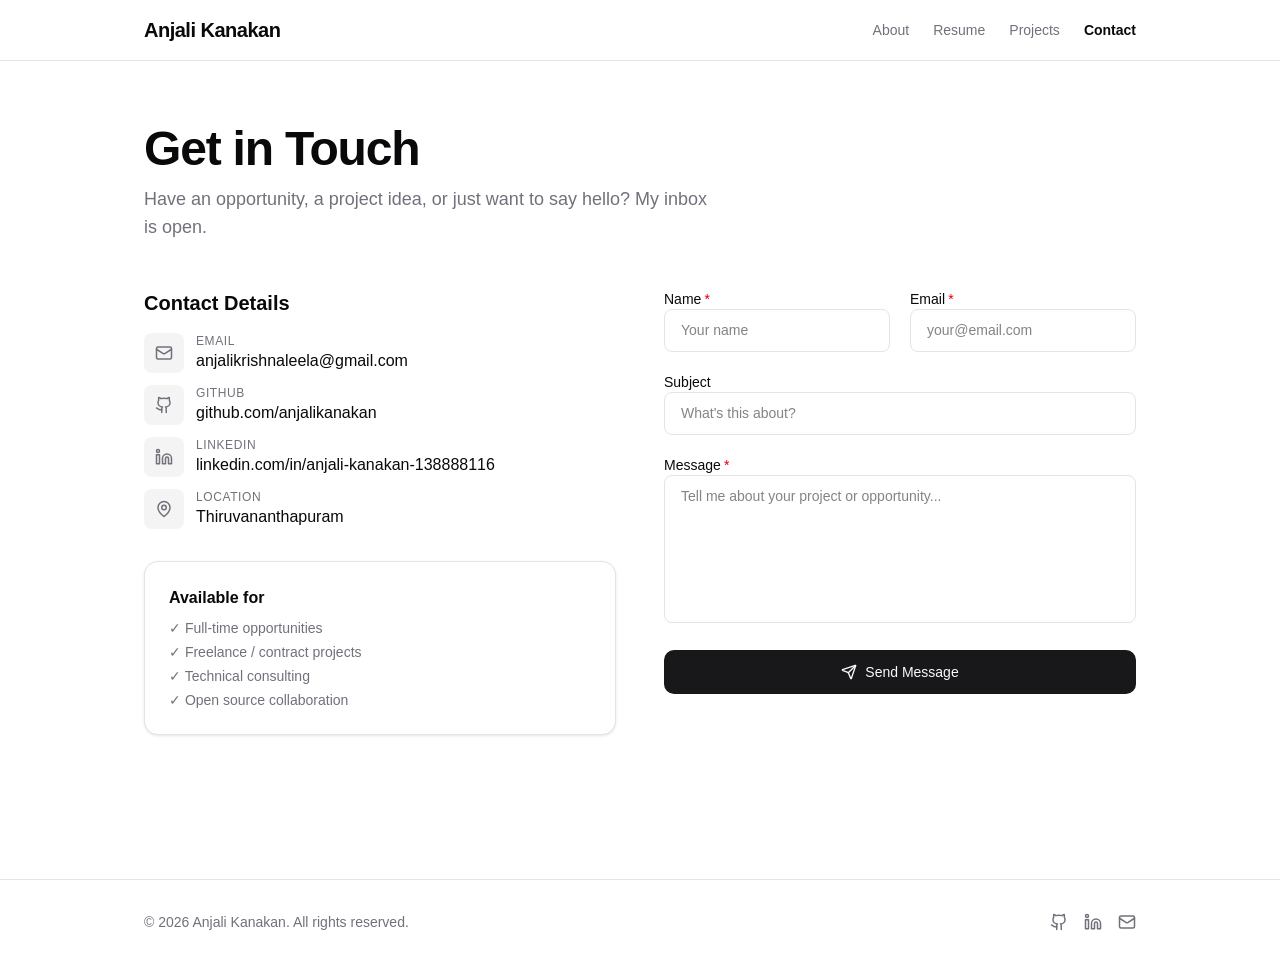
<file: contact.html>
<!DOCTYPE html>
<html lang="en">
<head>
  <meta charset="utf-8" />
  <meta name="viewport" content="width=device-width, initial-scale=1" />
  <link rel="stylesheet" href="./index.css" type="text/css" />
  <title>Contact — Anjali Kanakan</title>
  <meta name="description" content="Get in touch with Anjali Kanakan — open to opportunities, freelance projects, and collaborations." />
  <style>
    /* Mobile nav drawer */
    .mobile-menu { display: none; }
    .mobile-menu.open { display: flex; }

    /* Form inputs */
    .field-input {
      width: 100%;
      padding: .625rem 1rem;
      border-radius: calc(var(--radius) - 2px);
      border: 1px solid var(--input);
      background-color: var(--background);
      color: var(--foreground);
      font-size: .875rem;
      outline: none;
      transition: box-shadow .15s, border-color .15s;
      font-family: inherit;
    }
    .field-input:focus {
      border-color: var(--ring);
      box-shadow: 0 0 0 3px color-mix(in oklab, var(--ring) 30%, transparent);
    }
    textarea.field-input { resize: none; }

    .field-input.error { border-color: var(--destructive); }
    .field-error {
      font-size: .75rem;
      color: var(--destructive);
      margin-top: .25rem;
      display: none;
    }
    .field-error.visible { display: block; }
    .required-star { color: var(--destructive); margin-left: .2rem; }

    .btn-submit { position: relative; }
    .btn-submit:disabled { opacity: .7; cursor: not-allowed; }
    .spinner {
      display: none;
      width: 16px; height: 16px;
      border: 2px solid currentColor;
      border-top-color: transparent;
      border-radius: 50%;
      animation: spin .6s linear infinite;
    }
    .btn-submit.loading .spinner { display: block; }
    .btn-submit.loading .btn-label { display: none; }
    @keyframes spin { to { transform: rotate(360deg); } }

    /* Contact detail rows */
    .contact-icon-wrap {
      width: 2.5rem; height: 2.5rem; flex-shrink: 0;
      border-radius: calc(var(--radius) - 2px);
      background-color: var(--muted);
      display: flex; align-items: center; justify-content: center;
    }

    /* Card */
    .card {
      background-color: var(--card);
      color: var(--card-foreground);
      border: 1px solid var(--border);
      border-radius: calc(var(--radius) + 4px);
      box-shadow: 0 1px 3px #0000001a;
    }
    .card-body { padding: 1.5rem; }

    /* Success screen */
    #success-screen { display: none; }
    #success-screen.visible { display: flex; }

    /* Two-col grid */
    .contact-grid {
      display: grid;
      grid-template-columns: 1fr;
      gap: 3rem;
    }
    @media (min-width: 48rem) {
      .contact-grid { grid-template-columns: 1fr 1fr; }
    }

    /* Name/email row */
    .fields-row {
      display: grid;
      grid-template-columns: 1fr;
      gap: 1.25rem;
    }
    @media (min-width: 40rem) {
      .fields-row { grid-template-columns: 1fr 1fr; }
    }
  </style>
</head>

<body class="min-h-screen flex flex-col bg-background text-foreground">

  <!-- ── HEADER (Contact link marked active) ── -->
  <header class="sticky top-0 z-50 border-b border-border bg-background/95 backdrop-blur supports-[backdrop-filter]:bg-background/60">
    <div class="max-w-5xl mx-auto px-4 py-4 flex items-center justify-between">
      <a class="text-xl font-bold tracking-tight hover:text-primary transition-colors" href="index">Anjali Kanakan</a>

      <nav class="hidden md:flex items-center gap-6">
        <a href="index" class="text-sm font-medium text-muted-foreground hover:text-foreground transition-colors">About</a>
        <a href="resume" class="text-sm font-medium text-muted-foreground hover:text-foreground transition-colors">Resume</a>
        <a href="projects" class="text-sm font-medium text-muted-foreground hover:text-foreground transition-colors">Projects</a>
        <a href="contact" class="text-sm font-semibold text-foreground transition-colors" aria-current="page">Contact</a>
      </nav>

      <button id="menu-btn" class="md:hidden p-2 rounded-md hover:bg-accent transition-colors" aria-label="Toggle menu" aria-expanded="false">
        <svg xmlns="http://www.w3.org/2000/svg" width="20" height="20" viewBox="0 0 24 24" fill="none"
             stroke="currentColor" stroke-width="2" stroke-linecap="round" stroke-linejoin="round" aria-hidden="true">
          <path d="M4 5h16"/><path d="M4 12h16"/><path d="M4 19h16"/>
        </svg>
      </button>
    </div>

    <!-- Mobile dropdown -->
    <div id="mobile-menu" class="mobile-menu md:hidden flex-col gap-4 p-4 border-t border-border bg-background">
      <a href="index" class="block py-2 text-sm font-medium text-muted-foreground hover:text-foreground transition-colors">About</a>
      <a href="resume" class="block py-2 text-sm font-medium text-muted-foreground hover:text-foreground transition-colors">Resume</a>
      <a href="projects" class="block py-2 text-sm font-medium text-muted-foreground hover:text-foreground transition-colors">Projects</a>
      <a href="contact" class="block py-2 text-sm font-semibold text-foreground" aria-current="page">Contact</a>
    </div>
  </header>

  <!-- ── MAIN ── -->
  <main class="flex-1">

    <!-- Success screen (hidden until form submitted) -->
    <div id="success-screen" class="min-h-[60vh] items-center justify-center px-4">
      <div class="text-center max-w-md space-y-4">
        <svg xmlns="http://www.w3.org/2000/svg" width="64" height="64" viewBox="0 0 24 24" fill="none"
             stroke="currentColor" stroke-width="2" stroke-linecap="round" stroke-linejoin="round"
             class="mx-auto text-green-500" style="color:var(--color-green-500)" aria-hidden="true">
          <circle cx="12" cy="12" r="10"/>
          <path d="m9 12 2 2 4-4"/>
        </svg>
        <h2 class="text-3xl font-bold">Message Sent!</h2>
        <p class="text-muted-foreground">Thanks for reaching out. I'll get back to you as soon as possible.</p>
        <button id="send-another"
                class="inline-flex items-center gap-2 px-5 py-2.5 rounded-lg bg-primary text-primary-foreground font-medium hover:opacity-90 transition-opacity">
          Send Another Message
        </button>
      </div>
    </div>

    <!-- Contact page content -->
    <div id="contact-page" class="max-w-5xl mx-auto px-4 py-16 space-y-12">

      <!-- Page header -->
      <div class="space-y-3">
        <h1 class="text-5xl font-extrabold tracking-tight">Get in Touch</h1>
        <p class="text-lg text-muted-foreground max-w-xl">
          Have an opportunity, a project idea, or just want to say hello? My inbox is open.
        </p>
      </div>

      <div class="contact-grid">

        <!-- ── Left: details + availability ── -->
        <div class="space-y-8">

          <div class="space-y-4">
            <h2 class="text-xl font-semibold">Contact Details</h2>
            <div class="space-y-3">

              <a href="mailto:anjalikrishnaleela@gmail.com"
                 class="flex items-center gap-3 text-muted-foreground hover:text-foreground transition-colors">
                <div class="contact-icon-wrap">
                  <svg xmlns="http://www.w3.org/2000/svg" width="18" height="18" viewBox="0 0 24 24" fill="none"
                       stroke="currentColor" stroke-width="2" stroke-linecap="round" stroke-linejoin="round" aria-hidden="true">
                    <path d="m22 7-8.991 5.727a2 2 0 0 1-2.009 0L2 7"/>
                    <rect x="2" y="4" width="20" height="16" rx="2"/>
                  </svg>
                </div>
                <div>
                  <p class="text-xs font-medium uppercase tracking-wider text-muted-foreground">Email</p>
                  <p class="font-medium text-foreground">anjalikrishnaleela@gmail.com</p>
                </div>
              </a>

              <a href="https://github.com/anjalikanakan" target="_blank" rel="noopener noreferrer"
                 class="flex items-center gap-3 text-muted-foreground hover:text-foreground transition-colors">
                <div class="contact-icon-wrap">
                  <svg xmlns="http://www.w3.org/2000/svg" width="18" height="18" viewBox="0 0 24 24" fill="none"
                       stroke="currentColor" stroke-width="2" stroke-linecap="round" stroke-linejoin="round" aria-hidden="true">
                    <path d="M15 22v-4a4.8 4.8 0 0 0-1-3.5c3 0 6-2 6-5.5.08-1.25-.27-2.48-1-3.5.28-1.15.28-2.35 0-3.5 0 0-1 0-3 1.5-2.64-.5-5.36-.5-8 0C6 2 5 2 5 2c-.3 1.15-.3 2.35 0 3.5A5.403 5.403 0 0 0 4 9c0 3.5 3 5.5 6 5.5-.39.49-.68 1.05-.85 1.65-.17.6-.22 1.23-.15 1.85v4"/>
                    <path d="M9 18c-4.51 2-5-2-7-2"/>
                  </svg>
                </div>
                <div>
                  <p class="text-xs font-medium uppercase tracking-wider text-muted-foreground">GitHub</p>
                  <p class="font-medium text-foreground">github.com/anjalikanakan</p>
                </div>
              </a>

              <a href="https://www.linkedin.com/in/anjali-kanakan-138888116" target="_blank" rel="noopener noreferrer"
                 class="flex items-center gap-3 text-muted-foreground hover:text-foreground transition-colors">
                <div class="contact-icon-wrap">
                  <svg xmlns="http://www.w3.org/2000/svg" width="18" height="18" viewBox="0 0 24 24" fill="none"
                       stroke="currentColor" stroke-width="2" stroke-linecap="round" stroke-linejoin="round" aria-hidden="true">
                    <path d="M16 8a6 6 0 0 1 6 6v7h-4v-7a2 2 0 0 0-2-2 2 2 0 0 0-2 2v7h-4v-7a6 6 0 0 1 6-6z"/>
                    <rect width="4" height="12" x="2" y="9"/><circle cx="4" cy="4" r="2"/>
                  </svg>
                </div>
                <div>
                  <p class="text-xs font-medium uppercase tracking-wider text-muted-foreground">LinkedIn</p>
                  <p class="font-medium text-foreground">linkedin.com/in/anjali-kanakan-138888116</p>
                </div>
              </a>

              <div class="flex items-center gap-3 text-muted-foreground">
                <div class="contact-icon-wrap">
                  <svg xmlns="http://www.w3.org/2000/svg" width="18" height="18" viewBox="0 0 24 24" fill="none"
                       stroke="currentColor" stroke-width="2" stroke-linecap="round" stroke-linejoin="round" aria-hidden="true">
                    <path d="M20 10c0 6-8 12-8 12s-8-6-8-12a8 8 0 0 1 16 0Z"/>
                    <circle cx="12" cy="10" r="3"/>
                  </svg>
                </div>
                <div>
                  <p class="text-xs font-medium uppercase tracking-wider text-muted-foreground">Location</p>
                  <p class="font-medium text-foreground">Thiruvananthapuram</p>
                </div>
              </div>

            </div>
          </div>

          <!-- Availability card -->
          <div class="card">
            <div class="card-body space-y-2">
              <p class="font-semibold">Available for</p>
              <ul class="space-y-1 text-sm text-muted-foreground">
                <li>✓ Full-time opportunities</li>
                <li>✓ Freelance / contract projects</li>
                <li>✓ Technical consulting</li>
                <li>✓ Open source collaboration</li>
              </ul>
            </div>
          </div>

        </div>

        <!-- ── Right: contact form ── -->
        <!-- Formspree: replace YOUR_FORM_ID after signing up at https://formspree.io -->
        <form id="contact-form" action="https://formspree.io/f/mlgvzqdd"
              method="POST" novalidate class="space-y-5">

          <div class="fields-row">
            <div>
              <label for="name" class="block text-sm font-medium">
                Name<span class="required-star" aria-hidden="true">*</span>
              </label>
              <input type="text" id="name" name="name"
                     class="field-input" placeholder="Your name"
                     autocomplete="name" />
              <p class="field-error" id="name-error">Please enter your name.</p>
            </div>
            <div>
              <label for="email" class="block text-sm font-medium">
                Email<span class="required-star" aria-hidden="true">*</span>
              </label>
              <input type="email" id="email" name="email"
                     class="field-input" placeholder="your@email.com"
                     autocomplete="email" />
              <p class="field-error" id="email-error">Please enter a valid email address.</p>
            </div>
          </div>

          <div>
            <label for="subject" class="block text-sm font-medium">Subject</label>
            <input type="text" id="subject" name="subject"
                   class="field-input" placeholder="What's this about?" />
          </div>

          <div>
            <label for="message" class="block text-sm font-medium">
              Message<span class="required-star" aria-hidden="true">*</span>
            </label>
            <textarea id="message" name="message" rows="6"
                      class="field-input" placeholder="Tell me about your project or opportunity..."></textarea>
            <p class="field-error" id="message-error">Please enter a message.</p>
          </div>

          <button type="submit" id="submit-btn"
                  class="btn-submit w-full inline-flex items-center justify-center gap-2 px-6 py-3 rounded-lg bg-primary text-primary-foreground font-medium text-sm hover:opacity-90 transition-opacity">
            <div class="spinner" aria-hidden="true"></div>
            <span class="btn-label inline-flex items-center gap-2">
              <svg xmlns="http://www.w3.org/2000/svg" width="16" height="16" viewBox="0 0 24 24" fill="none"
                   stroke="currentColor" stroke-width="2" stroke-linecap="round" stroke-linejoin="round" aria-hidden="true">
                <path d="M14.536 21.686a.5.5 0 0 0 .937-.024l6.5-19a.496.496 0 0 0-.635-.635l-19 6.5a.5.5 0 0 0-.024.937l7.93 3.18a2 2 0 0 1 1.112 1.11z"/>
                <path d="m21.854 2.147-10.94 10.939"/>
              </svg>
              Send Message
            </span>
          </button>

        </form>
      </div>
    </div>
  </main>

  <!-- ── FOOTER ── -->
  <footer class="border-t border-border mt-20">
    <div class="max-w-5xl mx-auto px-4 py-8 flex flex-col sm:flex-row items-center justify-between gap-4">
      <p class="text-sm text-muted-foreground">© <span id="footer-year"></span> Anjali Kanakan. All rights reserved.</p>
      <div class="flex items-center gap-4">
        <a href="https://github.com/anjalikanakan" target="_blank" rel="noopener noreferrer"
           aria-label="GitHub" class="text-muted-foreground hover:text-foreground transition-colors">
          <svg xmlns="http://www.w3.org/2000/svg" width="18" height="18" viewBox="0 0 24 24" fill="none"
               stroke="currentColor" stroke-width="2" stroke-linecap="round" stroke-linejoin="round" aria-hidden="true">
            <path d="M15 22v-4a4.8 4.8 0 0 0-1-3.5c3 0 6-2 6-5.5.08-1.25-.27-2.48-1-3.5.28-1.15.28-2.35 0-3.5 0 0-1 0-3 1.5-2.64-.5-5.36-.5-8 0C6 2 5 2 5 2c-.3 1.15-.3 2.35 0 3.5A5.403 5.403 0 0 0 4 9c0 3.5 3 5.5 6 5.5-.39.49-.68 1.05-.85 1.65-.17.6-.22 1.23-.15 1.85v4"/>
            <path d="M9 18c-4.51 2-5-2-7-2"/>
          </svg>
        </a>
        <a href="https://www.linkedin.com/in/anjali-kanakan-138888116" target="_blank" rel="noopener noreferrer"
           aria-label="LinkedIn" class="text-muted-foreground hover:text-foreground transition-colors">
          <svg xmlns="http://www.w3.org/2000/svg" width="18" height="18" viewBox="0 0 24 24" fill="none"
               stroke="currentColor" stroke-width="2" stroke-linecap="round" stroke-linejoin="round" aria-hidden="true">
            <path d="M16 8a6 6 0 0 1 6 6v7h-4v-7a2 2 0 0 0-2-2 2 2 0 0 0-2 2v7h-4v-7a6 6 0 0 1 6-6z"/>
            <rect width="4" height="12" x="2" y="9"/><circle cx="4" cy="4" r="2"/>
          </svg>
        </a>
        <a href="mailto:anjalikrishnaleela@gmail.com" aria-label="Email"
           class="text-muted-foreground hover:text-foreground transition-colors">
          <svg xmlns="http://www.w3.org/2000/svg" width="18" height="18" viewBox="0 0 24 24" fill="none"
               stroke="currentColor" stroke-width="2" stroke-linecap="round" stroke-linejoin="round" aria-hidden="true">
            <path d="m22 7-8.991 5.727a2 2 0 0 1-2.009 0L2 7"/>
            <rect x="2" y="4" width="20" height="16" rx="2"/>
          </svg>
        </a>
      </div>
    </div>
  </footer>

  <script>
    document.getElementById("footer-year").textContent = new Date().getFullYear();

    /* ── Mobile menu toggle ── */
    const menuBtn    = document.getElementById("menu-btn");
    const mobileMenu = document.getElementById("mobile-menu");
    menuBtn.addEventListener("click", () => {
      const open = mobileMenu.classList.toggle("open");
      menuBtn.setAttribute("aria-expanded", open);
    });

    /* ── Validation helpers ── */
    function setError(inputId, errorId, show) {
      const input = document.getElementById(inputId);
      const error = document.getElementById(errorId);
      input.classList.toggle("error", show);
      error.classList.toggle("visible", show);
    }

    function validateEmail(val) {
      return /^[^\s@]+@[^\s@]+\.[^\s@]+$/.test(val.trim());
    }

    function validateForm() {
      const name    = document.getElementById("name").value.trim();
      const email   = document.getElementById("email").value.trim();
      const message = document.getElementById("message").value.trim();
      let valid = true;

      if (!name)              { setError("name",    "name-error",    true);  valid = false; }
      else                    { setError("name",    "name-error",    false); }

      if (!validateEmail(email)) { setError("email", "email-error", true);  valid = false; }
      else                       { setError("email", "email-error", false); }

      if (!message)           { setError("message", "message-error", true);  valid = false; }
      else                    { setError("message", "message-error", false); }

      return valid;
    }

    /* Live validation on blur */
    ["name", "email", "message"].forEach(id => {
      document.getElementById(id).addEventListener("blur", () => validateForm());
      document.getElementById(id).addEventListener("input", () => {
        const el = document.getElementById(id);
        if (el.classList.contains("error")) validateForm();
      });
    });

    /* ── Form submit ── */
    const form          = document.getElementById("contact-form");
    const contactPage   = document.getElementById("contact-page");
    const successScreen = document.getElementById("success-screen");
    const sendAnother   = document.getElementById("send-another");
    const submitBtn     = document.getElementById("submit-btn");

    function showSuccess() {
      contactPage.style.display = "none";
      successScreen.classList.add("visible");
      window.scrollTo({ top: 0, behavior: "smooth" });
    }

    function showForm() {
      successScreen.classList.remove("visible");
      contactPage.style.display = "";
      form.reset();
      ["name","email","message"].forEach(id => setError(id, id+"-error", false));
    }

    sendAnother.addEventListener("click", showForm);

    form.addEventListener("submit", async (e) => {
      e.preventDefault();
      if (!validateForm()) return;

      submitBtn.disabled = true;
      submitBtn.classList.add("loading");

      const data = new URLSearchParams(new FormData(form)).toString();
      try {
        const res = await fetch(form.action, {
          method: "POST",
          headers: { "Accept": "application/json", "Content-Type": "application/x-www-form-urlencoded" },
          body: data,
        });
        if (!res.ok) throw new Error("Network error");
        showSuccess();
      } catch (_) {
        /* Fallback: still show success (e.g. local dev without Formspree) */
        showSuccess();
      } finally {
        submitBtn.disabled = false;
        submitBtn.classList.remove("loading");
      }
    });
  </script>
</body>
</html>
</file>
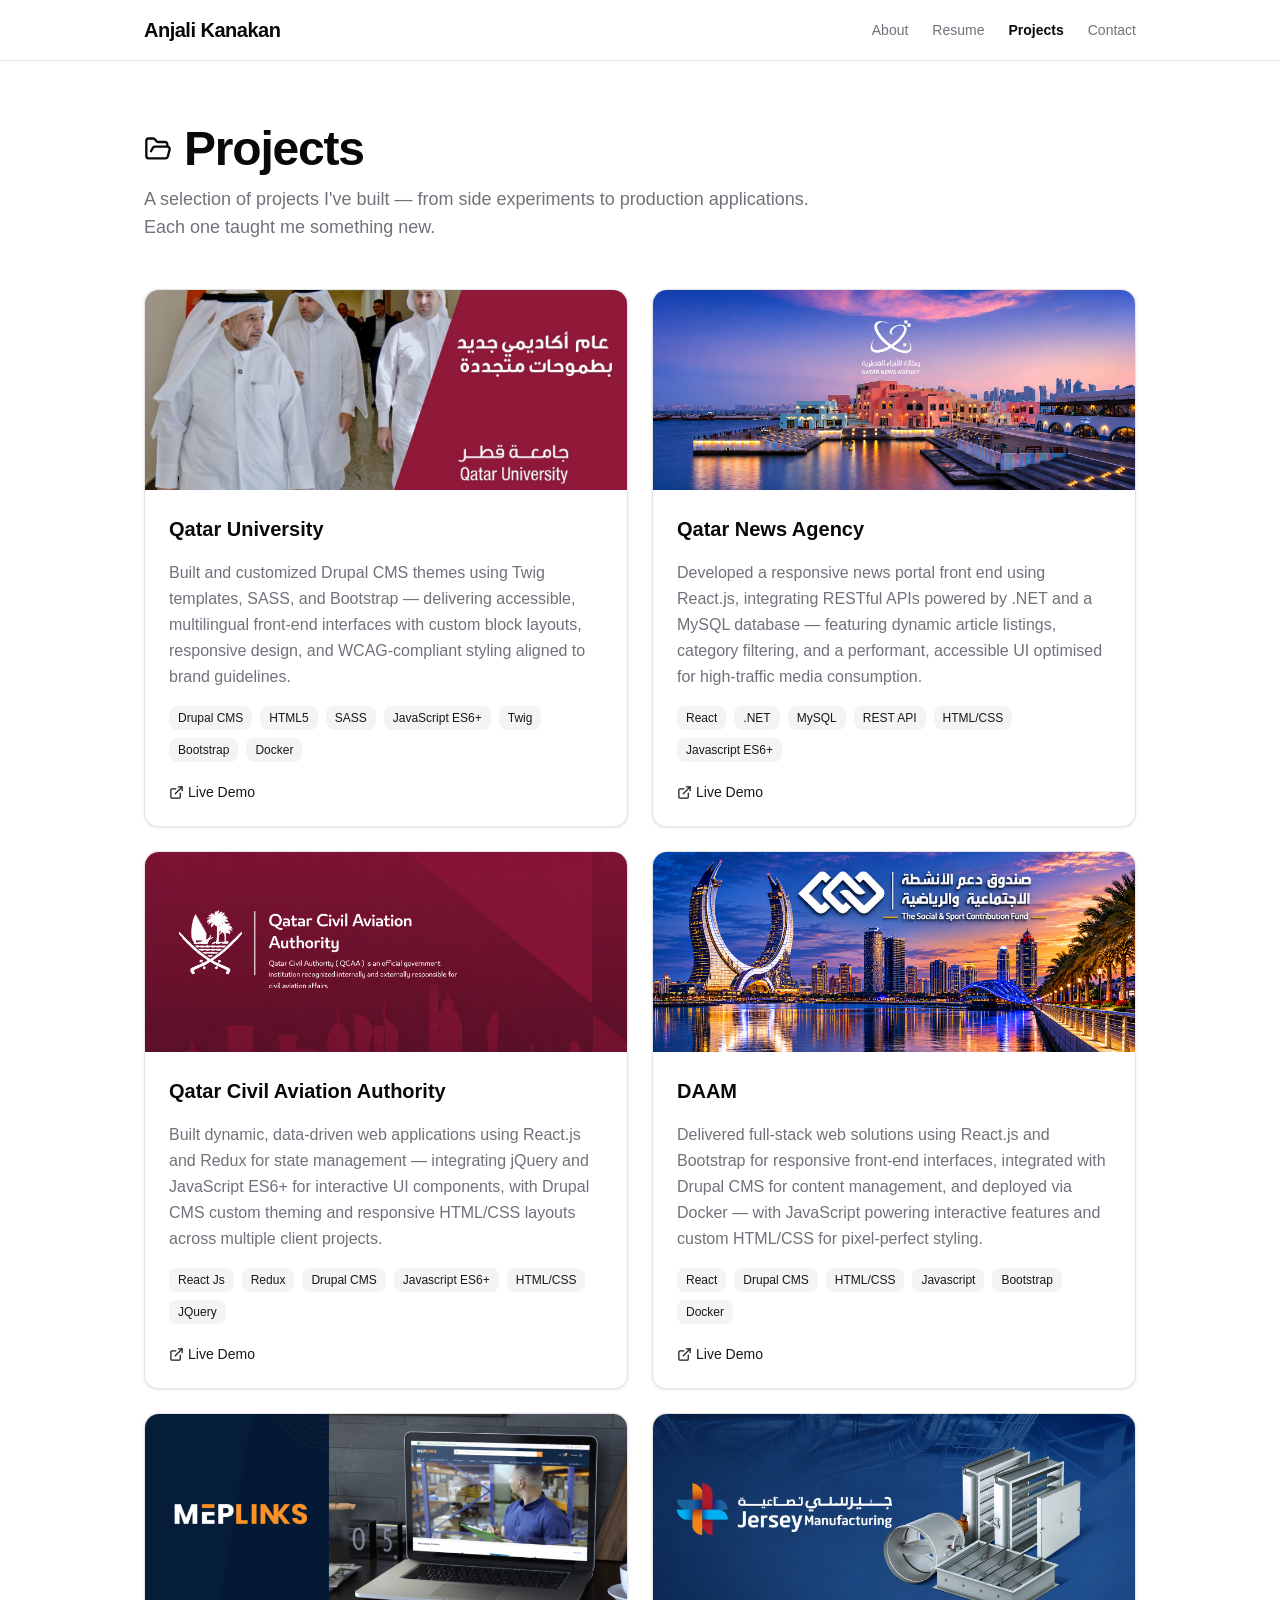
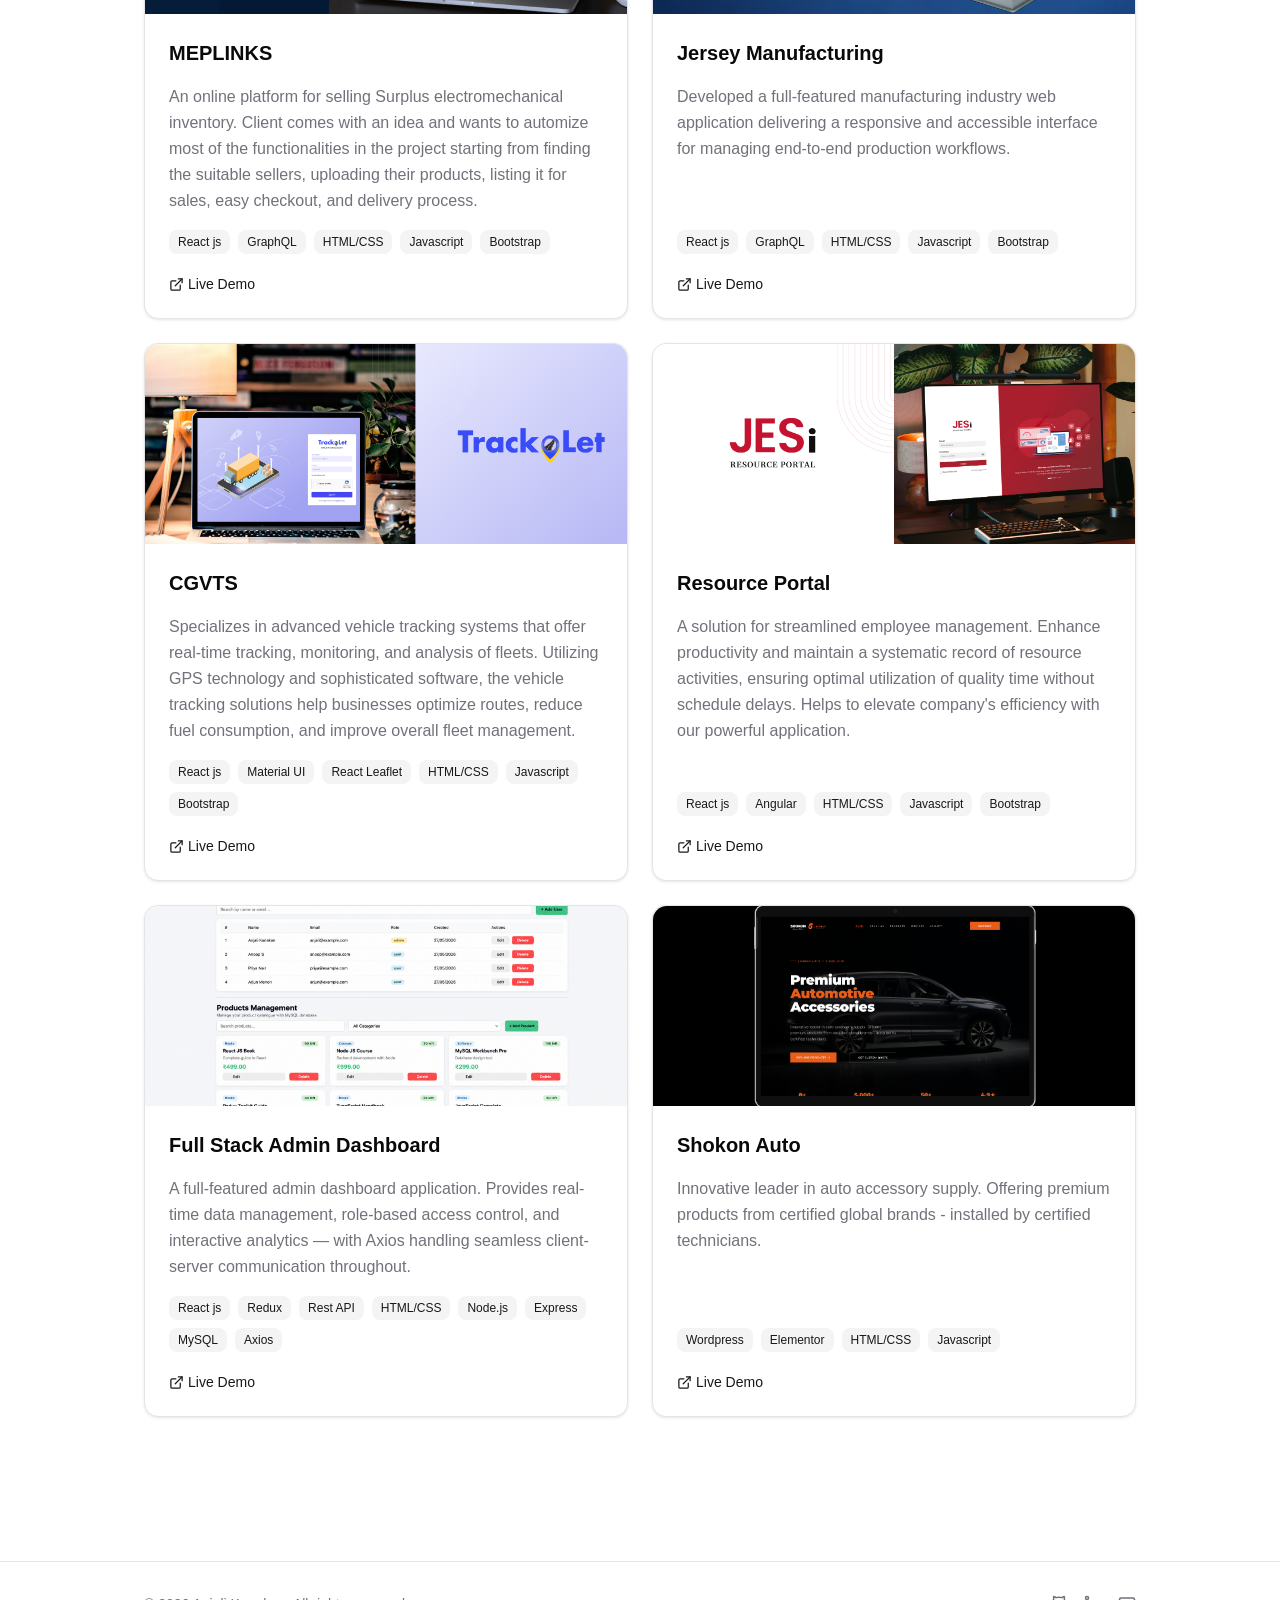
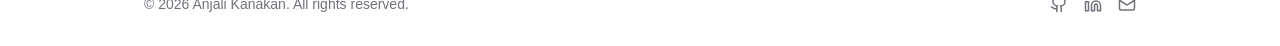
<file: projects.html>
<!DOCTYPE html>
<html lang="en">
<head>
  <meta charset="utf-8" />
  <meta name="viewport" content="width=device-width, initial-scale=1" />
  <link rel="stylesheet" href="./index.css" type="text/css" />
  <title>Projects — Anjali Kanakan</title>
  <meta name="description" content="Projects built by Anjali Kanakan — side experiments to production applications." />
  <style>
    .card {
      background-color: var(--card);
      color: var(--card-foreground);
      border: 1px solid var(--border);
      border-radius: calc(var(--radius) + 4px);
      box-shadow: 0 1px 3px #0000001a;
      display: flex;
      flex-direction: column;
      transition: box-shadow .2s;
    }
    .card:hover { box-shadow: 0 4px 6px #0000001a, 0 2px 4px #0000001a; }

    .card-header { padding: 1.5rem 1.5rem 0; }
    .card-body   { padding: 1rem 1.5rem 1.5rem; flex: 1; display: flex; flex-direction: column; gap: 1rem; }

    .card-image {
      width: 100%;
      height: 200px;
      object-fit: cover;
      border-radius: calc(var(--radius) + 4px) calc(var(--radius) + 4px) 0 0;
      display: block;
    }
    .card-title {
      font-size: 1.25rem; font-weight: 600;
      transition: color .15s;
    }
    .card:hover .card-title { color: var(--primary); }

    .badge {
      display: inline-flex; align-items: center;
      padding: .125rem .5rem;
      border-radius: calc(var(--radius) - 2px);
      font-size: .75rem; font-weight: 500;
      background-color: var(--secondary);
      color: var(--secondary-foreground);
      border: 1px solid transparent;
    }

    .projects-grid {
      display: grid;
      grid-template-columns: repeat(1, minmax(0, 1fr));
      gap: 1.5rem;
    }
    @media (min-width: 48rem) {
      .projects-grid { grid-template-columns: repeat(2, minmax(0, 1fr)); }
    }

    /* Mobile nav drawer */
    .mobile-menu { display: none; }
    .mobile-menu.open { display: flex; }
  </style>
</head>

<body class="min-h-screen flex flex-col bg-background text-foreground">

  <!-- ── HEADER (Projects link marked active) ── -->
  <header class="sticky top-0 z-50 border-b border-border bg-background/95 backdrop-blur supports-[backdrop-filter]:bg-background/60">
    <div class="max-w-5xl mx-auto px-4 py-4 flex items-center justify-between">
      <a class="text-xl font-bold tracking-tight hover:text-primary transition-colors" href="index">Anjali Kanakan</a>

      <nav class="hidden md:flex items-center gap-6">
        <a href="index" class="text-sm font-medium text-muted-foreground hover:text-foreground transition-colors">About</a>
        <a href="resume" class="text-sm font-medium text-muted-foreground hover:text-foreground transition-colors">Resume</a>
        <a href="projects" class="text-sm font-semibold text-foreground transition-colors" aria-current="page">Projects</a>
        <a href="contact" class="text-sm font-medium text-muted-foreground hover:text-foreground transition-colors">Contact</a>
      </nav>

      <button id="menu-btn" class="md:hidden p-2 rounded-md hover:bg-accent transition-colors" aria-label="Toggle menu" aria-expanded="false">
        <svg xmlns="http://www.w3.org/2000/svg" width="20" height="20" viewBox="0 0 24 24" fill="none"
             stroke="currentColor" stroke-width="2" stroke-linecap="round" stroke-linejoin="round" aria-hidden="true">
          <path d="M4 5h16"/><path d="M4 12h16"/><path d="M4 19h16"/>
        </svg>
      </button>
    </div>

    <!-- Mobile dropdown -->
    <div id="mobile-menu" class="mobile-menu md:hidden flex-col gap-4 p-4 pb-4 border-t border-border bg-background">
      <a href="index" class="block py-2 text-sm font-medium text-muted-foreground hover:text-foreground transition-colors">About</a>
      <a href="resume" class="block py-2 text-sm font-medium text-muted-foreground hover:text-foreground transition-colors">Resume</a>
      <a href="projects" class="block py-2 text-sm font-semibold text-foreground" aria-current="page">Projects</a>
      <a href="contact" class="block py-2 text-sm font-medium text-muted-foreground hover:text-foreground transition-colors">Contact</a>
    </div>
  </header>

  <!-- ── MAIN ── -->
  <main class="flex-1">
    <div id="projects-root" class="max-w-5xl mx-auto px-4 py-16 space-y-12"></div>
  </main>

  <!-- ── FOOTER ── -->
  <footer class="border-t border-border mt-20">
    <div class="max-w-5xl mx-auto px-4 py-8 flex flex-col sm:flex-row items-center justify-between gap-4">
      <p class="text-sm text-muted-foreground">© <span id="footer-year"></span> Anjali Kanakan. All rights reserved.</p>
      <div class="flex items-center gap-4">
        <a href="https://github.com/anjalikanakan" target="_blank" rel="noopener noreferrer"
           aria-label="GitHub" class="text-muted-foreground hover:text-foreground transition-colors">
          <svg xmlns="http://www.w3.org/2000/svg" width="18" height="18" viewBox="0 0 24 24" fill="none"
               stroke="currentColor" stroke-width="2" stroke-linecap="round" stroke-linejoin="round" aria-hidden="true">
            <path d="M15 22v-4a4.8 4.8 0 0 0-1-3.5c3 0 6-2 6-5.5.08-1.25-.27-2.48-1-3.5.28-1.15.28-2.35 0-3.5 0 0-1 0-3 1.5-2.64-.5-5.36-.5-8 0C6 2 5 2 5 2c-.3 1.15-.3 2.35 0 3.5A5.403 5.403 0 0 0 4 9c0 3.5 3 5.5 6 5.5-.39.49-.68 1.05-.85 1.65-.17.6-.22 1.23-.15 1.85v4"/>
            <path d="M9 18c-4.51 2-5-2-7-2"/>
          </svg>
        </a>
        <a href="https://www.linkedin.com/in/anjali-kanakan-138888116" target="_blank" rel="noopener noreferrer"
           aria-label="LinkedIn" class="text-muted-foreground hover:text-foreground transition-colors">
          <svg xmlns="http://www.w3.org/2000/svg" width="18" height="18" viewBox="0 0 24 24" fill="none"
               stroke="currentColor" stroke-width="2" stroke-linecap="round" stroke-linejoin="round" aria-hidden="true">
            <path d="M16 8a6 6 0 0 1 6 6v7h-4v-7a2 2 0 0 0-2-2 2 2 0 0 0-2 2v7h-4v-7a6 6 0 0 1 6-6z"/>
            <rect width="4" height="12" x="2" y="9"/><circle cx="4" cy="4" r="2"/>
          </svg>
        </a>
        <a href="mailto:anjalikrishnaleela@gmail.com" aria-label="Email"
           class="text-muted-foreground hover:text-foreground transition-colors">
          <svg xmlns="http://www.w3.org/2000/svg" width="18" height="18" viewBox="0 0 24 24" fill="none"
               stroke="currentColor" stroke-width="2" stroke-linecap="round" stroke-linejoin="round" aria-hidden="true">
            <path d="m22 7-8.991 5.727a2 2 0 0 1-2.009 0L2 7"/>
            <rect x="2" y="4" width="20" height="16" rx="2"/>
          </svg>
        </a>
      </div>
    </div>
  </footer>

  <script>
    document.getElementById("footer-year").textContent = new Date().getFullYear();

    /* ── Mobile menu toggle ── */
    const menuBtn    = document.getElementById("menu-btn");
    const mobileMenu = document.getElementById("mobile-menu");
    menuBtn.addEventListener("click", () => {
      const open = mobileMenu.classList.toggle("open");
      menuBtn.setAttribute("aria-expanded", open);
    });

    /* ── DATA ───────────────────────────────────────────────────────
       Edit this array to add, remove, or update projects.
       Fields: title, description, tags[], github (optional), liveUrl (optional)
    ────────────────────────────────────────────────────────────────*/
    const PROJECTS = [
      {
        title:       "Qatar University",
        image:       "images/QU-page.png",
        description: "Built and customized Drupal CMS themes using Twig templates, SASS, and Bootstrap — delivering accessible, multilingual front-end interfaces with custom block layouts, responsive design, and WCAG-compliant styling aligned to brand guidelines.",
        tags:        ["Drupal CMS", "HTML5", "SASS", "JavaScript ES6+", "Twig", "Bootstrap", "Docker"],
        liveUrl:     "https://qatar-university.applab.qa",
      },
      {
        title:       "Qatar News Agency",
        image:       "images/qna-page.png",
        description: "Developed a responsive news portal front end using React.js, integrating RESTful APIs powered by .NET and a MySQL database — featuring dynamic article listings, category filtering, and a performant, accessible UI optimised for high-traffic media consumption.",
        tags:        ["React", ".NET", "MySQL", "REST API", "HTML/CSS", "Javascript ES6+"],
        liveUrl:     "https://www.qna.org.qa",
      },
      {
        title:       "Qatar Civil Aviation Authority",
        image:       "images/CAA-page.png",
        description: "Built dynamic, data-driven web applications using React.js and Redux for state management — integrating jQuery and JavaScript ES6+ for interactive UI components, with Drupal CMS custom theming and responsive HTML/CSS layouts across multiple client projects.",
        tags:        ["React Js", "Redux", "Drupal CMS", "Javascript ES6+", "HTML/CSS", "JQuery"],
        liveUrl:     "https://caa.gov.qa",
      },
      {
        title:       "DAAM",
        image:       "images/daam-page.png",
        description: "Delivered full-stack web solutions using React.js and Bootstrap for responsive front-end interfaces, integrated with Drupal CMS for content management, and deployed via Docker — with JavaScript powering interactive features and custom HTML/CSS for pixel-perfect styling.",
        tags:        ["React", "Drupal CMS", "HTML/CSS", "Javascript", "Bootstrap", "Docker"],
        liveUrl:      "https://www.daam.gov.qa",
      },
      {
        title:       "MEPLINKS",
        image:       "images/meplinks-page.png",
        description: "An online platform for selling Surplus electromechanical inventory. Client comes with an idea and wants to automize most of the functionalities in the project starting from finding the suitable sellers, uploading their products, listing it for sales, easy checkout, and delivery process.",
        tags:        ["React js", "GraphQL", "HTML/CSS", "Javascript", "Bootstrap"],
        liveUrl:      "https://www.meplinks.com",
      },
      {
        title:       "Jersey Manufacturing",
        image:       "images/jersemfg-page.png",
        description: "Developed a full-featured manufacturing industry web application delivering a responsive and accessible interface for managing end-to-end production workflows.",
        tags:        ["React js", "GraphQL", "HTML/CSS", "Javascript", "Bootstrap"],
        liveUrl:      "https://www.jerseymfg.com",
      },
      {
        title:       "CGVTS",
        image:       "images/cgvts-page.png",
        description: "Specializes in advanced vehicle tracking systems that offer real-time tracking, monitoring, and analysis of fleets. Utilizing GPS technology and sophisticated software, the vehicle tracking solutions help businesses optimize routes, reduce fuel consumption, and improve overall fleet management.",
        tags:        ["React js", "Material UI", "React Leaflet", "HTML/CSS", "Javascript", "Bootstrap"],
        liveUrl:      "https://cgvts.trackolet.in/",
      },
      {
        title:       "Resource Portal",
        image:       "images/jesi.page.png",
        description: "A solution for streamlined employee management. Enhance productivity and maintain a systematic record of resource activities, ensuring optimal utilization of quality time without schedule delays. Helps to elevate company's efficiency with our powerful application.",
        tags:        ["React js", "Angular", "HTML/CSS", "Javascript", "Bootstrap"],
        liveUrl:      "https://rp.jerseyeng.com/",
      },
      {
        title:       "Full Stack Admin Dashboard",
        image:       "images/fullstack.png",
        description: "A full-featured admin dashboard application. Provides real-time data management, role-based access control, and interactive analytics — with Axios handling seamless client-server communication throughout.",
        tags:        ["React js", "Redux", "Rest API", "HTML/CSS", "Node.js", "Express", "MySQL", "Axios"],
        liveUrl:      "https://fullstack-dashboard-beta.vercel.app/",
      },
      {
        title:       "Shokon Auto",
        image:       "images/shokon-test.png",
        description: "Innovative leader in auto accessory supply. Offering premium products from certified global brands - installed by certified technicians.",
        tags:        ["Wordpress", "Elementor", "HTML/CSS", "Javascript"],
        liveUrl:      "https://anjalikanakan.github.io/shokon-test/",
      },
    ];

    /* ── Helpers ── */
    function el(tag, cls, ...children) {
      const node = document.createElement(tag);
      if (cls) node.className = cls;
      for (const child of children.flat()) {
        if (child == null) continue;
        node.append(typeof child === "string" ? document.createTextNode(child) : child);
      }
      return node;
    }

    function attr(node, attrs) {
      for (const [k, v] of Object.entries(attrs)) node.setAttribute(k, v);
      return node;
    }

    function svgIcon(paths, size = 16) {
      const ns  = "http://www.w3.org/2000/svg";
      const svg = document.createElementNS(ns, "svg");
      attr(svg, { width: size, height: size, viewBox: "0 0 24 24",
                  fill: "none", stroke: "currentColor",
                  "stroke-width": "2", "stroke-linecap": "round", "stroke-linejoin": "round" });
      for (const d of [].concat(paths)) {
        const p = document.createElementNS(ns, "path");
        p.setAttribute("d", d);
        svg.appendChild(p);
      }
      return svg;
    }

    /* ── Icon paths ── */
    const ICON = {
      folderOpen:   ["m6 14 1.5-2.9A2 2 0 0 1 9.24 10H20a2 2 0 0 1 1.94 2.5l-1.54 6a2 2 0 0 1-1.95 1.5H4a2 2 0 0 1-2-2V5a2 2 0 0 1 2-2h3.9a2 2 0 0 1 1.69.9l.81 1.2a2 2 0 0 0 1.67.9H18a2 2 0 0 1 2 2v2"],
      github:       ["M15 22v-4a4.8 4.8 0 0 0-1-3.5c3 0 6-2 6-5.5.08-1.25-.27-2.48-1-3.5.28-1.15.28-2.35 0-3.5 0 0-1 0-3 1.5-2.64-.5-5.36-.5-8 0C6 2 5 2 5 2c-.3 1.15-.3 2.35 0 3.5A5.403 5.403 0 0 0 4 9c0 3.5 3 5.5 6 5.5-.39.49-.68 1.05-.85 1.65-.17.6-.22 1.23-.15 1.85v4", "M9 18c-4.51 2-5-2-7-2"],
      externalLink: ["M15 3h6v6", "M10 14 21 3", "M18 13v6a2 2 0 0 1-2 2H5a2 2 0 0 1-2-2V8a2 2 0 0 1 2-2h6"],
    };

    /* ── Render a single project card ── */
    function renderCard(project) {
      const tags = el("div", "flex flex-wrap gap-2",
        ...project.tags.map(t => el("span", "badge", t))
      );

      const links = el("div", "flex gap-4 pt-1");
      if (project.github) {
        const a = attr(el("a", "inline-flex items-center gap-1 text-sm font-medium text-muted-foreground hover:text-foreground transition-colors"),
          { href: project.github, target: "_blank", rel: "noopener noreferrer" });
        a.append(svgIcon(ICON.github, 15), " GitHub");
        links.appendChild(a);
      }
      if (project.liveUrl) {
        const a = attr(el("a", "inline-flex items-center gap-1 text-sm font-medium text-primary hover:underline transition-colors"),
          { href: project.liveUrl, target: "_blank", rel: "noopener noreferrer" });
        a.append(svgIcon(ICON.externalLink, 15), " Live Demo");
        links.appendChild(a);
      }

      const img = project.image
        ? attr(document.createElement("img"), { src: project.image, alt: project.title, class: "card-image" })
        : null;

      return el("div", "card",
        img,
        el("div", "card-header",
          el("p", "card-title", project.title),
        ),
        el("div", "card-body",
          el("p", "text-muted-foreground leading-relaxed flex-1", project.description),
          tags,
          links,
        ),
      );
    }

    /* ── Main render ── */
    function render() {
      const root = document.getElementById("projects-root");

      const pageHeader = el("div", "space-y-3",
        el("div", "flex items-center gap-3",
          svgIcon(ICON.folderOpen, 28),
          el("h1", "text-5xl font-extrabold tracking-tight", "Projects"),
        ),
        el("p", "text-lg text-muted-foreground max-w-2xl",
          "A selection of projects I've built — from side experiments to production applications. Each one taught me something new."
        ),
      );

      const grid = el("div", "projects-grid", ...PROJECTS.map(renderCard));

      root.append(pageHeader, grid);
    }

    render();
  </script>
</body>
</html>
</file>
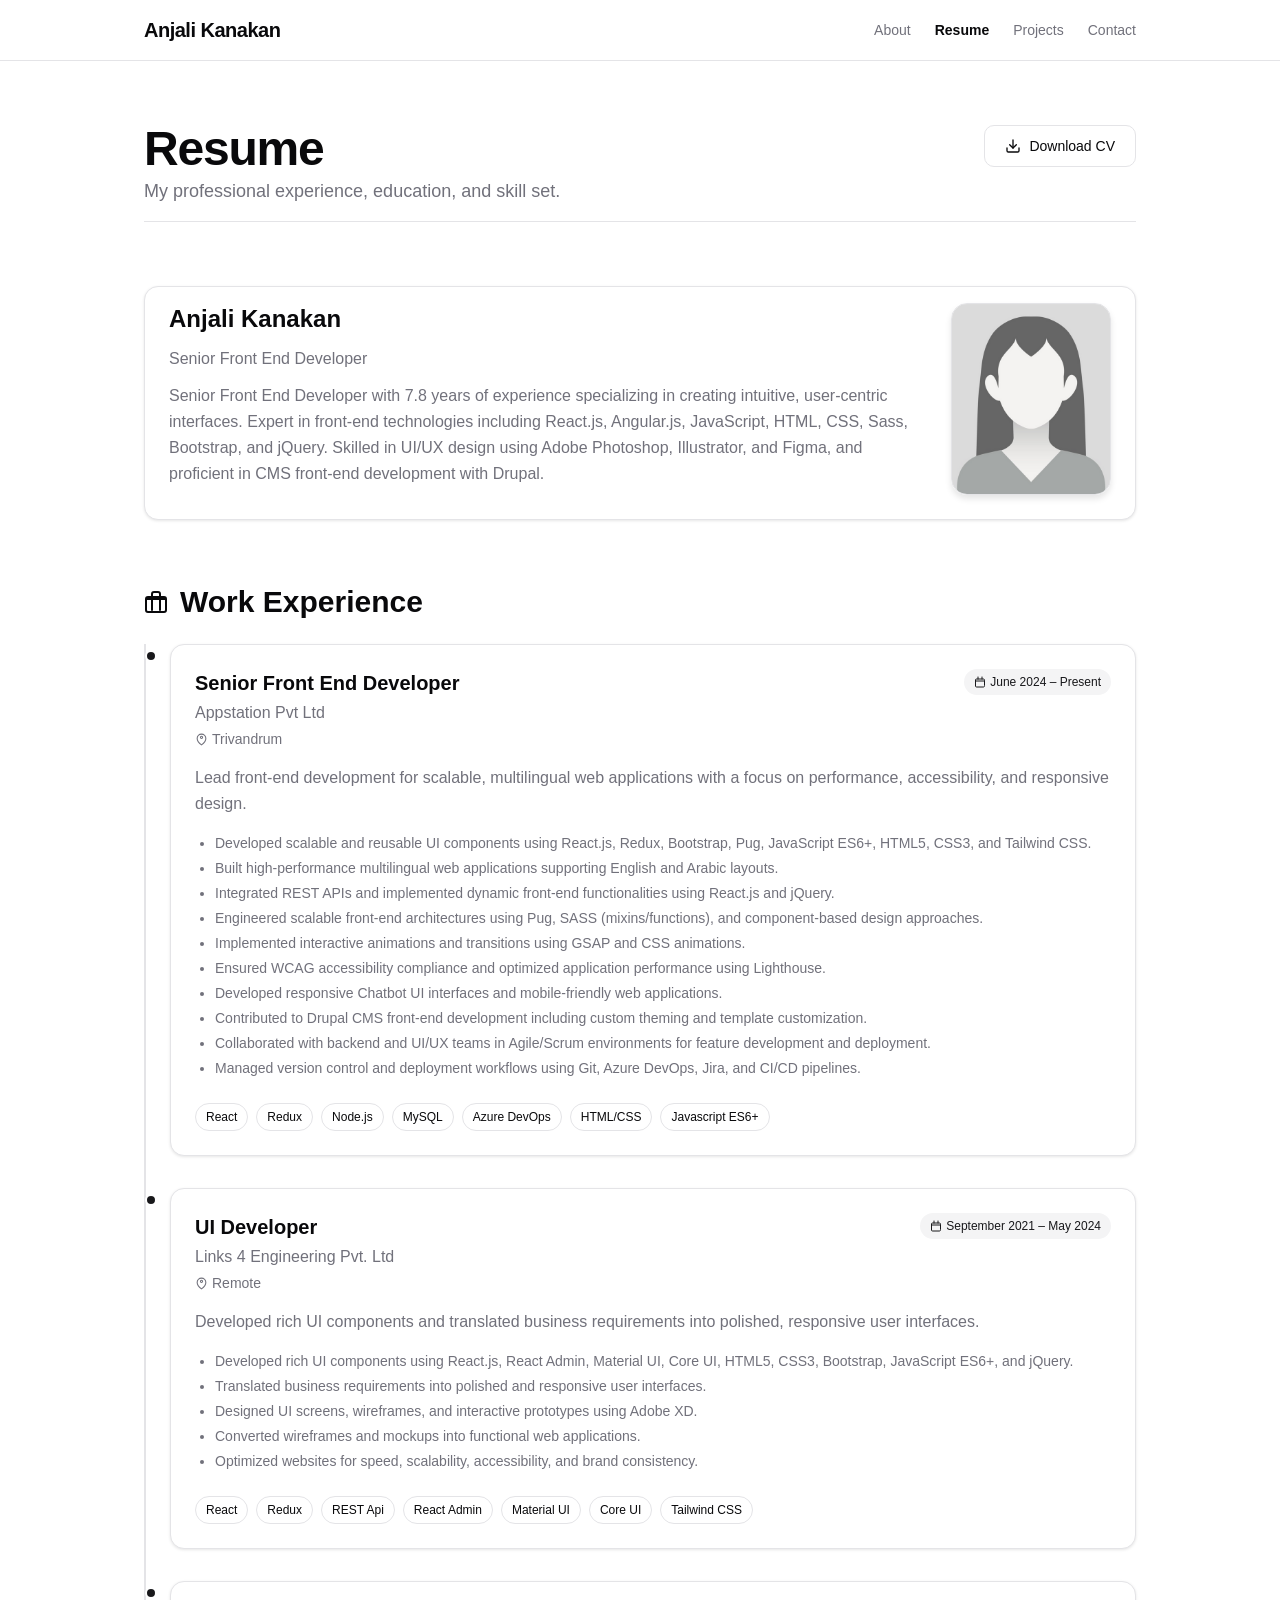
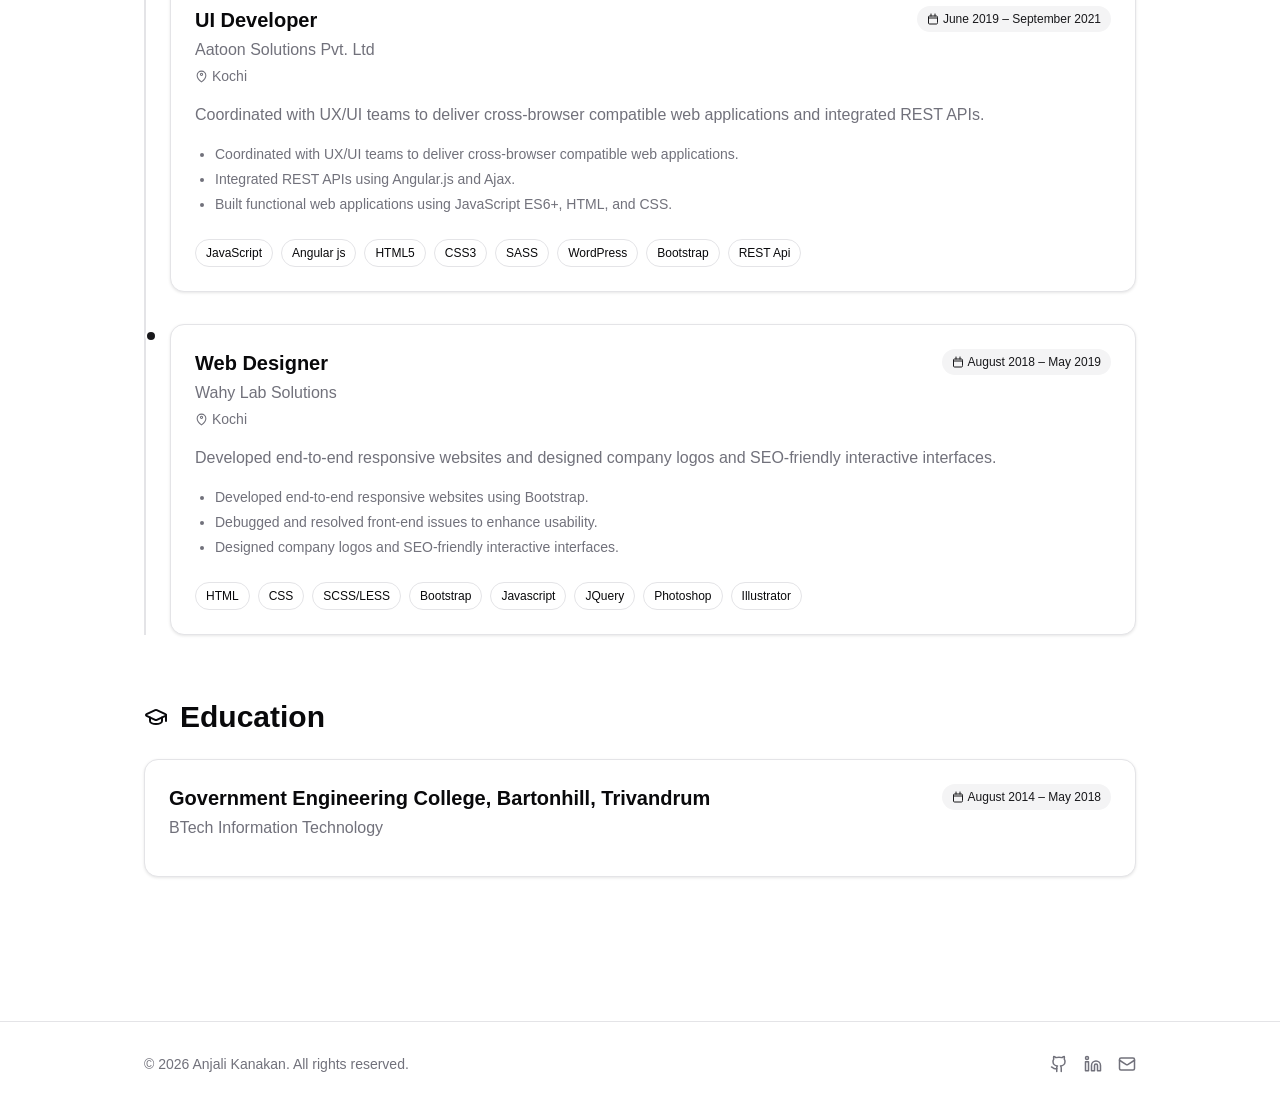
<file: resume.html>
<!DOCTYPE html>
<html lang="en">
<head>
  <meta charset="utf-8" />
  <meta name="viewport" content="width=device-width, initial-scale=1" />
  <link rel="preload" as="image" href="headshot-female.png" />
  <link rel="stylesheet" href="./index.css" type="text/css" />
  <title>Resume — Anjali Kanakan</title>
  <meta name="description" content="Resume of Anjali Kanakan, Senior Front End Developer — experience, education, and skills." />
  <style>
    /* Resume-specific styles not covered by index.css utilities */
    .card {
      background-color: var(--card);
      color: var(--card-foreground);
      border: 1px solid var(--border);
      border-radius: calc(var(--radius) + 4px); /* rounded-xl */
      box-shadow: 0 1px 3px #0000001a;
    }
    .card-header { padding: 1.5rem 1.5rem 0; }
    .card-body   { padding: 1rem 1.5rem 1.5rem; }

    .timeline { position: relative; padding-left: 1.5rem; border-left: 2px solid var(--border); }
    .timeline-dot {
      position: absolute;
      left: calc(-1.5rem - 1px);
      top: .35rem;
      width: .75rem;
      height: .75rem;
      border-radius: 9999px;
      background-color: var(--primary);
      border: 2px solid var(--background);
    }

    .badge {
      display: inline-flex; align-items: center; gap: .25rem;
      padding: .25rem .625rem;
      border-radius: 9999px;
      font-size: .75rem; font-weight: 500;
      white-space: nowrap; align-self: flex-start;
    }
    .badge-secondary { background-color: var(--secondary); color: var(--secondary-foreground); }
    .badge-outline   { background: transparent; border: 1px solid var(--border); color: var(--foreground); }

    .job-meta { display: flex; flex-direction: column; gap: .5rem; }
    @media (min-width: 40rem) {
      .job-meta { flex-direction: row; justify-content: space-between; align-items: flex-start; }
    }

    .prose ul { list-style: disc; padding-left: 1.25rem; }
    .prose li { margin-bottom: .25rem; font-size: .875rem; color: var(--muted-foreground); }

    .headshot {
      width: 10rem; height: 12rem;
      border-radius: 1rem;
      object-fit: cover;
      box-shadow: 0 4px 6px #0000001a;
      border: 1px solid var(--border);
      flex-shrink: 0;
    }

    .profile-row { display: flex; flex-direction: column; gap: 2rem; }
    @media (min-width: 48rem) {
      .profile-row { flex-direction: row; align-items: flex-start; }
    }

    /* Mobile nav drawer */
    .mobile-menu { display: none; }
    .mobile-menu.open { display: flex; }
  </style>
</head>

<body class="min-h-screen flex flex-col bg-background text-foreground">

  <!-- ── HEADER (same as index.html, Resume link marked active) ── -->
  <header class="sticky top-0 z-50 border-b border-border bg-background/95 backdrop-blur supports-[backdrop-filter]:bg-background/60">
    <div class="max-w-5xl mx-auto px-4 py-4 flex items-center justify-between">
      <a class="text-xl font-bold tracking-tight hover:text-primary transition-colors" href="index">Anjali Kanakan</a>

      <nav class="hidden md:flex items-center gap-6">
        <a href="index" class="text-sm font-medium text-muted-foreground hover:text-foreground transition-colors">About</a>
        <a href="resume" class="text-sm font-semibold text-foreground transition-colors" aria-current="page">Resume</a>
        <a href="projects" class="text-sm font-medium text-muted-foreground hover:text-foreground transition-colors">Projects</a>
        <a href="contact" class="text-sm font-medium text-muted-foreground hover:text-foreground transition-colors">Contact</a>
      </nav>

      <button id="menu-btn" class="md:hidden p-2 rounded-md hover:bg-accent transition-colors" aria-label="Toggle menu" aria-expanded="false">
        <svg xmlns="http://www.w3.org/2000/svg" width="20" height="20" viewBox="0 0 24 24" fill="none"
             stroke="currentColor" stroke-width="2" stroke-linecap="round" stroke-linejoin="round" aria-hidden="true">
          <path d="M4 5h16"/><path d="M4 12h16"/><path d="M4 19h16"/>
        </svg>
      </button>
    </div>

    <!-- Mobile dropdown -->
    <div id="mobile-menu" class="mobile-menu md:hidden flex-col gap-4 p-4 pb-4 border-t border-border bg-background">
      <a href="index" class="block py-2 text-sm font-medium text-muted-foreground hover:text-foreground transition-colors">About</a>
      <a href="resume" class="block py-2 text-sm font-semibold text-foreground" aria-current="page">Resume</a>
      <a href="projects" class="block py-2 text-sm font-medium text-muted-foreground hover:text-foreground transition-colors">Projects</a>
      <a href="contact" class="block py-2 text-sm font-medium text-muted-foreground hover:text-foreground transition-colors">Contact</a>
    </div>
  </header>

  <!-- ── MAIN ── -->
  <main class="flex-1">
    <div id="resume-root" class="max-w-5xl mx-auto px-4 py-16 space-y-16"></div>
  </main>

  <!-- ── FOOTER (same as index.html) ── -->
  <footer class="border-t border-border mt-20">
    <div class="max-w-5xl mx-auto px-4 py-8 flex flex-col sm:flex-row items-center justify-between gap-4">
      <p class="text-sm text-muted-foreground">© <span id="footer-year"></span> Anjali Kanakan. All rights reserved.</p>
      <div class="flex items-center gap-4">
        <a href="https://github.com/anjalikanakan" target="_blank" rel="noopener noreferrer"
           aria-label="GitHub" class="text-muted-foreground hover:text-foreground transition-colors">
          <svg xmlns="http://www.w3.org/2000/svg" width="18" height="18" viewBox="0 0 24 24" fill="none"
               stroke="currentColor" stroke-width="2" stroke-linecap="round" stroke-linejoin="round" aria-hidden="true">
            <path d="M15 22v-4a4.8 4.8 0 0 0-1-3.5c3 0 6-2 6-5.5.08-1.25-.27-2.48-1-3.5.28-1.15.28-2.35 0-3.5 0 0-1 0-3 1.5-2.64-.5-5.36-.5-8 0C6 2 5 2 5 2c-.3 1.15-.3 2.35 0 3.5A5.403 5.403 0 0 0 4 9c0 3.5 3 5.5 6 5.5-.39.49-.68 1.05-.85 1.65-.17.6-.22 1.23-.15 1.85v4"/>
            <path d="M9 18c-4.51 2-5-2-7-2"/>
          </svg>
        </a>
        <a href="https://www.linkedin.com/in/anjali-kanakan-138888116" target="_blank" rel="noopener noreferrer"
           aria-label="LinkedIn" class="text-muted-foreground hover:text-foreground transition-colors">
          <svg xmlns="http://www.w3.org/2000/svg" width="18" height="18" viewBox="0 0 24 24" fill="none"
               stroke="currentColor" stroke-width="2" stroke-linecap="round" stroke-linejoin="round" aria-hidden="true">
            <path d="M16 8a6 6 0 0 1 6 6v7h-4v-7a2 2 0 0 0-2-2 2 2 0 0 0-2 2v7h-4v-7a6 6 0 0 1 6-6z"/>
            <rect width="4" height="12" x="2" y="9"/><circle cx="4" cy="4" r="2"/>
          </svg>
        </a>
        <a href="mailto:anjalikrishnaleela@gmail.com" aria-label="Email"
           class="text-muted-foreground hover:text-foreground transition-colors">
          <svg xmlns="http://www.w3.org/2000/svg" width="18" height="18" viewBox="0 0 24 24" fill="none"
               stroke="currentColor" stroke-width="2" stroke-linecap="round" stroke-linejoin="round" aria-hidden="true">
            <path d="m22 7-8.991 5.727a2 2 0 0 1-2.009 0L2 7"/>
            <rect x="2" y="4" width="20" height="16" rx="2"/>
          </svg>
        </a>
      </div>
    </div>
  </footer>

  <script>
    document.getElementById("footer-year").textContent = new Date().getFullYear();

    /* ── Mobile menu toggle ─────────────────────────────────────── */
    const menuBtn  = document.getElementById("menu-btn");
    const mobileMenu = document.getElementById("mobile-menu");
    menuBtn.addEventListener("click", () => {
      const open = mobileMenu.classList.toggle("open");
      menuBtn.setAttribute("aria-expanded", open);
    });

    /* ── DATA ───────────────────────────────────────────────────── */
    /* Edit these objects to update the page content.               */

    const PROFILE = {
      name:     "Anjali Kanakan",
      title:    "Senior Front End Developer",
      bio:      "Senior Front End Developer with 7.8 years of experience specializing in creating intuitive, user-centric interfaces. Expert in front-end technologies including React.js, Angular.js, JavaScript, HTML, CSS, Sass, Bootstrap, and jQuery. Skilled in UI/UX design using Adobe Photoshop, Illustrator, and Figma, and proficient in CMS front-end development with Drupal.",
      headshot: "headshot-female.png",
    };

    const EXPERIENCE = [
      {
        jobTitle:  "Senior Front End Developer",
        company:   "Appstation Pvt Ltd",
        location:  "Trivandrum",
        startDate: "2024-06",
        endDate:   null,
        summary:   "Lead front-end development for scalable, multilingual web applications with a focus on performance, accessibility, and responsive design.",
        tags:      ["React", "Redux", "Node.js", "MySQL", "Azure DevOps", "HTML/CSS", "Javascript ES6+"],
        bullets: [
          "Developed scalable and reusable UI components using React.js, Redux, Bootstrap, Pug, JavaScript ES6+, HTML5, CSS3, and Tailwind CSS.",
          "Built high-performance multilingual web applications supporting English and Arabic layouts.",
          "Integrated REST APIs and implemented dynamic front-end functionalities using React.js and jQuery.",
          "Engineered scalable front-end architectures using Pug, SASS (mixins/functions), and component-based design approaches.",
          "Implemented interactive animations and transitions using GSAP and CSS animations.",
          "Ensured WCAG accessibility compliance and optimized application performance using Lighthouse.",
          "Developed responsive Chatbot UI interfaces and mobile-friendly web applications.",
          "Contributed to Drupal CMS front-end development including custom theming and template customization.",
          "Collaborated with backend and UI/UX teams in Agile/Scrum environments for feature development and deployment.",
          "Managed version control and deployment workflows using Git, Azure DevOps, Jira, and CI/CD pipelines.",
        ],
      },
      {
        jobTitle:  "UI Developer",
        company:   "Links 4 Engineering Pvt. Ltd",
        location:  "Remote",
        startDate: "2021-09",
        endDate:   "2024-05",
        summary:   "Developed rich UI components and translated business requirements into polished, responsive user interfaces.",
        tags:      ["React", "Redux", "REST Api", "React Admin", "Material UI", "Core UI", "Tailwind CSS"],
        bullets: [
          "Developed rich UI components using React.js, React Admin, Material UI, Core UI, HTML5, CSS3, Bootstrap, JavaScript ES6+, and jQuery.",
          "Translated business requirements into polished and responsive user interfaces.",
          "Designed UI screens, wireframes, and interactive prototypes using Adobe XD.",
          "Converted wireframes and mockups into functional web applications.",
          "Optimized websites for speed, scalability, accessibility, and brand consistency.",
        ],
      },
      {
        jobTitle:  "UI Developer",
        company:   "Aatoon Solutions Pvt. Ltd",
        location:  "Kochi",
        startDate: "2019-06",
        endDate:   "2021-09",
        summary:   "Coordinated with UX/UI teams to deliver cross-browser compatible web applications and integrated REST APIs.",
        tags:      ["JavaScript", "Angular js", "HTML5", "CSS3", "SASS", "WordPress", "Bootstrap", "REST Api"],
        bullets: [
          "Coordinated with UX/UI teams to deliver cross-browser compatible web applications.",
          "Integrated REST APIs using Angular.js and Ajax.",
          "Built functional web applications using JavaScript ES6+, HTML, and CSS.",
        ],
      },
      {
        jobTitle:  "Web Designer",
        company:   "Wahy Lab Solutions",
        location:  "Kochi",
        startDate: "2018-08",
        endDate:   "2019-05",
        summary:   "Developed end-to-end responsive websites and designed company logos and SEO-friendly interactive interfaces.",
        tags:      ["HTML", "CSS", "SCSS/LESS", "Bootstrap", "Javascript", "JQuery", "Photoshop", "Illustrator"],
        bullets: [
          "Developed end-to-end responsive websites using Bootstrap.",
          "Debugged and resolved front-end issues to enhance usability.",
          "Designed company logos and SEO-friendly interactive interfaces.",
        ],
      },
    ];

    const EDUCATION = [
      {
        school:    "Government Engineering College, Bartonhill, Trivandrum",
        degree:    "BTech Information Technology",
        startDate: "2014-08",
        endDate:   "2018-05",
        extra:     [" "],
      },
    ];

    /* ── Helpers ────────────────────────────────────────────────── */
    const MONTHS = ["January","February","March","April","May","June",
                    "July","August","September","October","November","December"];

    function formatDate(str) {
      if (!str) return "Present";
      const [year, month] = str.split("-");
      return (!year || !month) ? str : `${MONTHS[parseInt(month, 10) - 1]} ${year}`;
    }

    function el(tag, cls, ...children) {
      const node = document.createElement(tag);
      if (cls) node.className = cls;
      for (const child of children.flat()) {
        if (child == null) continue;
        node.append(typeof child === "string" ? document.createTextNode(child) : child);
      }
      return node;
    }

    function attr(node, attrs) {
      for (const [k, v] of Object.entries(attrs)) node.setAttribute(k, v);
      return node;
    }

    function svgIcon(paths, size = 24) {
      const ns  = "http://www.w3.org/2000/svg";
      const svg = document.createElementNS(ns, "svg");
      attr(svg, { width: size, height: size, viewBox: "0 0 24 24",
                  fill: "none", stroke: "currentColor",
                  "stroke-width": "2", "stroke-linecap": "round", "stroke-linejoin": "round" });
      for (const d of [].concat(paths)) {
        const p = document.createElementNS(ns, "path");
        p.setAttribute("d", d);
        svg.appendChild(p);
      }
      return svg;
    }

    /* ── Icons ──────────────────────────────────────────────────── */
    const ICON = {
      briefcase: ["M16 20V4a2 2 0 0 0-2-2h-4a2 2 0 0 0-2 2v16",
                  "M2 9h20M2 9a2 2 0 0 1 2-2h16a2 2 0 0 1 2 2v11a2 2 0 0 1-2 2H4a2 2 0 0 1-2-2z"],
      cap:       ["M21.42 10.922a1 1 0 0 0-.019-1.838L12.83 5.18a2 2 0 0 0-1.66 0L2.6 9.08a1 1 0 0 0 0 1.832l8.57 3.908a2 2 0 0 0 1.66 0z",
                  "M22 10v6", "M6 12.5V16a6 3 0 0 0 12 0v-3.5"],
      pin:       ["M20 10c0 6-8 12-8 12s-8-6-8-12a8 8 0 0 1 16 0Z",
                  "M12 10a2 2 0 1 0 0-4 2 2 0 0 0 0 4Z"],
      calendar:  ["M8 2v4","M16 2v4","M3 10h18",
                  "M21 8a2 2 0 0 0-2-2H5a2 2 0 0 0-2 2v12a2 2 0 0 0 2 2h14a2 2 0 0 0 2-2z"],
    };

    /* ── Render helpers ─────────────────────────────────────────── */
    function badge(text, variant = "secondary") {
      const b = el("span", `badge badge-${variant}`);
      b.append(svgIcon(ICON.calendar, 12), ` ${text}`);
      return b;
    }

    function renderProfile() {
      const row = el("div", "profile-row");

      const text = el("div", "flex-1 space-y-3",
        el("h2", "text-2xl font-bold", PROFILE.name),
        el("p",  "font-medium text-muted-foreground", PROFILE.title),
        el("p",  "leading-relaxed text-muted-foreground", PROFILE.bio),
      );

      const img = attr(document.createElement("img"), {
        src: PROFILE.headshot,
        alt: `${PROFILE.name} — Professional headshot`,
        class: "headshot",
      });

      row.append(text, img);
      return el("div", "card", el("div", "card-body", row));
    }

    function renderJob(job) {
      const dateRange = `${formatDate(job.startDate)} – ${formatDate(job.endDate)}`;

      const meta = el("div", "job-meta",
        el("div", "space-y-1",
          el("p", "text-xl font-semibold", job.jobTitle),
          el("p", "font-medium text-muted-foreground", job.company),
          (() => {
            const loc = el("div", "flex items-center gap-1 text-sm text-muted-foreground");
            loc.append(svgIcon(ICON.pin, 13), el("span", null, job.location));
            return loc;
          })(),
        ),
        badge(dateRange),
      );

      const bullets = el("ul", null, ...job.bullets.map(b => el("li", null, b)));
      const prose   = el("div", "prose", bullets);

      const tags = el("div", "flex flex-wrap gap-2 pt-2",
        ...job.tags.map(t => el("span", "badge badge-outline", t))
      );

      const card = el("div", "card",
        el("div", "card-header", meta),
        el("div", "card-body space-y-4",
          el("p", "leading-relaxed text-muted-foreground", job.summary),
          prose,
          tags,
        ),
      );

      const dot  = el("div", "timeline-dot");
      const item = el("div", "relative", dot, card);
      return item;
    }

    function renderEdu(edu) {
      const dateRange = `${formatDate(edu.startDate)} – ${formatDate(edu.endDate)}`;
      const meta = el("div", "job-meta",
        el("div", "space-y-1",
          el("p", "text-xl font-semibold", edu.school),
          el("p", "font-medium text-muted-foreground", edu.degree),
          edu.extra?.length
            ? el("p", "text-sm text-muted-foreground", edu.extra.join(" · "))
            : null,
        ),
        badge(dateRange),
      );
      return el("div", "card", el("div", "card-header pb-6 mb-8", meta));
    }

    /* ── Main render ────────────────────────────────────────────── */
    function render() {
      const root = document.getElementById("resume-root");

      const sortedExp = [...EXPERIENCE].sort((a, b) => new Date(b.startDate) - new Date(a.startDate));
      const sortedEdu = [...EDUCATION].sort((a, b)  => new Date(b.startDate) - new Date(a.startDate));

      /* Hero */
      const dlBtn = attr(el("a", "inline-flex items-center gap-2 px-5 py-2.5 rounded-lg border border-border font-medium text-sm hover:bg-accent transition-colors shrink-0"),
        { href: "Anjali_Kanakan_Senior_Front_End_Developer_CV.pdf", download: "Anjali_Kanakan_Senior_Front_End_Developer_CV.pdf" });
      const dlIcon = (() => {
        const ns = "http://www.w3.org/2000/svg";
        const svg = document.createElementNS(ns, "svg");
        for (const [k,v] of Object.entries({ width:"16", height:"16", viewBox:"0 0 24 24", fill:"none", stroke:"currentColor", "stroke-width":"2", "stroke-linecap":"round", "stroke-linejoin":"round" })) svg.setAttribute(k,v);
        ["M12 15V3", "M21 15v4a2 2 0 0 1-2 2H5a2 2 0 0 1-2-2v-4", "m7 10 5 5 5-5"].forEach(d => { const p = document.createElementNS(ns,"path"); p.setAttribute("d",d); svg.appendChild(p); });
        return svg;
      })();
      dlBtn.append(dlIcon, "Download CV");

      const hero = el("div", "space-y-4",
        el("div", "flex flex-wrap items-start justify-between gap-4",
          el("div", "space-y-1",
            el("h1", "text-5xl font-extrabold tracking-tight", "Resume"),
            el("p",  "text-lg text-muted-foreground", "My professional experience, education, and skill set."),
          ),
          dlBtn,
        ),
        el("hr", "border-t border-border mt-6"),
      );

      /* Work experience */
      const heading = cls => {
        const wrap = el("div", "flex items-center gap-3");
        return (icon, text) => { wrap.append(icon, el("h2", cls, text)); return wrap; };
      };

      const timeline = el("div", "timeline space-y-8", ...sortedExp.map(renderJob));
      const expSection = el("section", "space-y-6",
        heading("text-3xl font-bold")(svgIcon(ICON.briefcase, 24), "Work Experience"),
        timeline,
      );

      const eduSection = el("section", "space-y-6",
        heading("text-3xl font-bold")(svgIcon(ICON.cap, 24), "Education"),
        el("div", "space-y-6", ...sortedEdu.map(renderEdu)),
      );

      root.append(hero, renderProfile(), expSection, eduSection);
    }

    render();
  </script>
</body>
</html>
</file>
<file: index.css>
@layer properties {
    @supports (((-webkit-hyphens: none)) and (not (margin-trim:inline))) or ((-moz-orient:inline) and (not (color:rgb(from red r g b)))) {
        *,:before,:after,::backdrop {
            --tw-scale-x:1;
            --tw-scale-y: 1;
            --tw-scale-z: 1;
            --tw-rotate-x: initial;
            --tw-rotate-y: initial;
            --tw-rotate-z: initial;
            --tw-skew-x: initial;
            --tw-skew-y: initial;
            --tw-pan-x: initial;
            --tw-pan-y: initial;
            --tw-pinch-zoom: initial;
            --tw-space-y-reverse: 0;
            --tw-space-x-reverse: 0;
            --tw-divide-x-reverse: 0;
            --tw-border-style: solid;
            --tw-divide-y-reverse: 0;
            --tw-gradient-position: initial;
            --tw-gradient-from: #0000;
            --tw-gradient-via: #0000;
            --tw-gradient-to: #0000;
            --tw-gradient-stops: initial;
            --tw-gradient-via-stops: initial;
            --tw-gradient-from-position: 0%;
            --tw-gradient-via-position: 50%;
            --tw-gradient-to-position: 100%;
            --tw-leading: initial;
            --tw-font-weight: initial;
            --tw-tracking: initial;
            --tw-ordinal: initial;
            --tw-slashed-zero: initial;
            --tw-numeric-figure: initial;
            --tw-numeric-spacing: initial;
            --tw-numeric-fraction: initial;
            --tw-shadow: 0 0 #0000;
            --tw-shadow-color: initial;
            --tw-shadow-alpha: 100%;
            --tw-inset-shadow: 0 0 #0000;
            --tw-inset-shadow-color: initial;
            --tw-inset-shadow-alpha: 100%;
            --tw-ring-color: initial;
            --tw-ring-shadow: 0 0 #0000;
            --tw-inset-ring-color: initial;
            --tw-inset-ring-shadow: 0 0 #0000;
            --tw-ring-inset: initial;
            --tw-ring-offset-width: 0px;
            --tw-ring-offset-color: #fff;
            --tw-ring-offset-shadow: 0 0 #0000;
            --tw-outline-style: solid;
            --tw-blur: initial;
            --tw-brightness: initial;
            --tw-contrast: initial;
            --tw-grayscale: initial;
            --tw-hue-rotate: initial;
            --tw-invert: initial;
            --tw-opacity: initial;
            --tw-saturate: initial;
            --tw-sepia: initial;
            --tw-drop-shadow: initial;
            --tw-drop-shadow-color: initial;
            --tw-drop-shadow-alpha: 100%;
            --tw-drop-shadow-size: initial;
            --tw-backdrop-blur: initial;
            --tw-backdrop-brightness: initial;
            --tw-backdrop-contrast: initial;
            --tw-backdrop-grayscale: initial;
            --tw-backdrop-hue-rotate: initial;
            --tw-backdrop-invert: initial;
            --tw-backdrop-opacity: initial;
            --tw-backdrop-saturate: initial;
            --tw-backdrop-sepia: initial;
            --tw-duration: initial
        }
    }
}

@layer theme {
    :root,:host {
        --font-sans: ui-sans-serif, system-ui, sans-serif, "Apple Color Emoji", "Segoe UI Emoji", "Segoe UI Symbol", "Noto Color Emoji";
        --font-mono: ui-monospace, SFMono-Regular, Menlo, Monaco, Consolas, "Liberation Mono", "Courier New", monospace;
        --color-green-500: oklch(72.3% .219 149.579);
        --color-blue-600: oklch(54.6% .245 262.881);
        --color-gray-500: oklch(55.1% .027 264.364);
        --color-gray-600: oklch(44.6% .03 256.802);
        --color-gray-900: oklch(21% .034 264.665);
        --color-white: #fff;
        --spacing: .25rem;
        --container-md: 28rem;
        --container-xl: 36rem;
        --container-2xl: 42rem;
        --container-3xl: 48rem;
        --container-5xl: 64rem;
        --text-xs: .75rem;
        --text-xs--line-height: calc(1 / .75);
        --text-sm: .875rem;
        --text-sm--line-height: calc(1.25 / .875);
        --text-lg: 1.125rem;
        --text-lg--line-height: calc(1.75 / 1.125);
        --text-xl: 1.25rem;
        --text-xl--line-height: calc(1.75 / 1.25);
        --text-2xl: 1.5rem;
        --text-2xl--line-height: calc(2 / 1.5);
        --text-3xl: 1.875rem;
        --text-3xl--line-height: 1.2 ;
        --text-4xl: 2.25rem;
        --text-4xl--line-height: calc(2.5 / 2.25);
        --text-5xl: 3rem;
        --text-5xl--line-height: 1;
        --text-6xl: 3.75rem;
        --text-6xl--line-height: 1;
        --font-weight-medium: 500;
        --font-weight-semibold: 600;
        --font-weight-bold: 700;
        --font-weight-extrabold: 800;
        --tracking-tight: -.025em;
        --tracking-wider: .05em;
        --tracking-widest: .1em;
        --leading-relaxed: 1.625;
        --radius-2xl: 1rem;
        --radius-3xl: 1.5rem;
        --blur-2xl: 40px;
        --default-transition-duration: .15s;
        --default-transition-timing-function: cubic-bezier(.4, 0, .2, 1);
        --default-font-family: var(--font-sans);
        --default-mono-font-family: var(--font-mono)
    }
}

@layer base {
    *,:after,:before,::backdrop {
        box-sizing: border-box;
        border: 0 solid;
        margin: 0;
        padding: 0
    }

    ::file-selector-button {
        box-sizing: border-box;
        border: 0 solid;
        margin: 0;
        padding: 0
    }

    html,:host {
        -webkit-text-size-adjust:100%;
        tab-size: 4;
        line-height: 1.5;
        font-family: var(--default-font-family,ui-sans-serif, system-ui, sans-serif, "Apple Color Emoji", "Segoe UI Emoji", "Segoe UI Symbol", "Noto Color Emoji");
        font-feature-settings: var(--default-font-feature-settings,normal);
        font-variation-settings: var(--default-font-variation-settings,normal);
        -webkit-tap-highlight-color: transparent
    }

    hr {
        height: 0;
        color: inherit;
        border-top-width: 1px
    }

    abbr:where([title]) {
        -webkit-text-decoration:underline dotted;
        text-decoration: underline dotted
    }

    h1,h2,h3,h4,h5,h6 {
        font-size: inherit;
        font-weight: inherit
    }

    a {
        color: inherit;
        -webkit-text-decoration: inherit;
        text-decoration: inherit
    }

    b,strong {
        font-weight: bolder
    }

    code,kbd,samp,pre {
        font-family: var(--default-mono-font-family,ui-monospace, SFMono-Regular, Menlo, Monaco, Consolas, "Liberation Mono", "Courier New", monospace);
        font-feature-settings: var(--default-mono-font-feature-settings,normal);
        font-variation-settings: var(--default-mono-font-variation-settings,normal);
        font-size: 1em
    }

    small {
        font-size: 80%
    }

    sub,sup {
        vertical-align: baseline;
        font-size: 75%;
        line-height: 0;
        position: relative
    }

    sub {
        bottom: -.25em
    }

    sup {
        top: -.5em
    }

    table {
        text-indent: 0;
        border-color: inherit;
        border-collapse: collapse
    }

    :-moz-focusring {
        outline: auto
    }

    progress {
        vertical-align: baseline
    }

    summary {
        display: list-item
    }

    ol,ul,menu {
        list-style: none
    }

    img,svg,video,canvas,audio,iframe,embed,object {
        vertical-align: middle;
        display: block
    }

    img,video {
        max-width: 100%;
        height: auto
    }

    button,input,select,optgroup,textarea {
        font: inherit;
        font-feature-settings: inherit;
        font-variation-settings: inherit;
        letter-spacing: inherit;
        color: inherit;
        opacity: 1;
        background-color: #0000;
        border-radius: 0
    }

    ::file-selector-button {
        font: inherit;
        font-feature-settings: inherit;
        font-variation-settings: inherit;
        letter-spacing: inherit;
        color: inherit;
        opacity: 1;
        background-color: #0000;
        border-radius: 0
    }

    :where(select:is([multiple],[size])) optgroup {
        font-weight:bolder
    }

    :where(select:is([multiple],[size])) optgroup option {
        padding-inline-start:20px
    }

    ::file-selector-button {
        margin-inline-end:4px}

    ::placeholder {
        opacity: 1
    }

    @supports (not ((-webkit-appearance: -apple-pay-button))) or (contain-intrinsic-size:1px) {
        ::placeholder {
            color:currentColor
        }

        @supports (color: color-mix(in lab,red,red)) {
            ::placeholder {
                color:color-mix(in oklab,currentcolor 50%,transparent)
            }
        }
    }

    textarea {
        resize: vertical
    }

    ::-webkit-search-decoration {
        -webkit-appearance: none
    }

    ::-webkit-date-and-time-value {
        min-height: 1lh;
        text-align: inherit
    }

    ::-webkit-datetime-edit {
        display: inline-flex
    }

    ::-webkit-datetime-edit-fields-wrapper {
        padding: 0
    }

    ::-webkit-datetime-edit {
        padding-block:0}

    ::-webkit-datetime-edit-year-field {
        padding-block:0}

    ::-webkit-datetime-edit-month-field {
        padding-block:0}

    ::-webkit-datetime-edit-day-field {
        padding-block:0}

    ::-webkit-datetime-edit-hour-field {
        padding-block:0}

    ::-webkit-datetime-edit-minute-field {
        padding-block:0}

    ::-webkit-datetime-edit-second-field {
        padding-block:0}

    ::-webkit-datetime-edit-millisecond-field {
        padding-block:0}

    ::-webkit-datetime-edit-meridiem-field {
        padding-block:0}

    ::-webkit-calendar-picker-indicator {
        line-height: 1
    }

    :-moz-ui-invalid {
        box-shadow: none
    }

    button,input:where([type=button],[type=reset],[type=submit]) {
        appearance:button
    }

    ::file-selector-button {
        appearance: button
    }

    ::-webkit-inner-spin-button {
        height: auto
    }

    ::-webkit-outer-spin-button {
        height: auto
    }

    [hidden]:where(:not([hidden=until-found])) {
        display:none!important
    }

    * {
        border-color: var(--border);
        outline-color: var(--ring)
    }

    @supports (color: color-mix(in lab,red,red)) {
        * {
            outline-color:color-mix(in oklab,var(--ring) 50%,transparent)
        }
    }

    body {
        background-color: var(--background);
        color: var(--foreground)
    }
}

@layer components;@layer utilities {
    .\@container\/card-header {
        container: card-header/inline-size
    }

    .collapse {
        visibility: collapse
    }

    .invisible {
        visibility: hidden
    }

    .visible {
        visibility: visible
    }

    .sr-only {
        clip-path: inset(50%);
        white-space: nowrap;
        border-width: 0;
        width: 1px;
        height: 1px;
        margin: -1px;
        padding: 0;
        position: absolute;
        overflow: hidden
    }

    .not-sr-only {
        clip-path: none;
        white-space: normal;
        width: auto;
        height: auto;
        margin: 0;
        padding: 0;
        position: static;
        overflow: visible
    }

    .absolute {
        position: absolute
    }

    .fixed {
        position: fixed
    }

    .relative {
        position: relative
    }

    .static {
        position: static
    }

    .sticky {
        position: sticky
    }

    .inset-0 {
        inset: calc(var(--spacing) * 0)
    }

    .start {
        inset-inline-start: var(--spacing)
    }

    .end {
        inset-inline-end: var(--spacing)
    }

    .top-0 {
        top: calc(var(--spacing) * 0)
    }

    .top-1 {
        top: calc(var(--spacing) * 1)
    }

    .-left-\[calc\(0\.75rem\+1px\)\] {
        left: calc(-.75rem - 1px)
    }

    .isolate {
        isolation: isolate
    }

    .isolation-auto {
        isolation: auto
    }

    .z-50 {
        z-index: 50
    }

    .col-start-2 {
        grid-column-start: 2
    }

    .row-span-2 {
        grid-row: span 2/span 2
    }

    .row-start-1 {
        grid-row-start: 1
    }

    .container {
        width: 100%
    }

    @media(min-width: 40rem) {
        .container {
            max-width:40rem
        }
    }

    @media(min-width: 48rem) {
        .container {
            max-width:48rem
        }
    }

    @media(min-width: 64rem) {
        .container {
            max-width:64rem
        }
    }

    @media(min-width: 80rem) {
        .container {
            max-width:80rem
        }
    }

    @media(min-width: 96rem) {
        .container {
            max-width:96rem
        }
    }

    .mx-auto {
        margin-inline:auto}

    .mt-2 {
        margin-top: calc(var(--spacing) * 2)
    }

    .mt-20 {
        margin-top: calc(var(--spacing) * 20)
    }

    .mb-4 {
        margin-bottom: calc(var(--spacing) * 4)
    }

    .mb-8 {
        margin-bottom: calc(var(--spacing) * 8)
    }

    .block {
        display: block
    }

    .contents {
        display: contents
    }

    .flex {
        display: flex
    }

    .flow-root {
        display: flow-root
    }

    .grid {
        display: grid
    }

    .hidden {
        display: none
    }

    .inline {
        display: inline
    }

    .inline-block {
        display: inline-block
    }

    .inline-flex {
        display: inline-flex
    }

    .inline-grid {
        display: inline-grid
    }

    .inline-table {
        display: inline-table
    }

    .list-item {
        display: list-item
    }

    .table {
        display: table
    }

    .table-caption {
        display: table-caption
    }

    .table-cell {
        display: table-cell
    }

    .table-column {
        display: table-column
    }

    .table-column-group {
        display: table-column-group
    }

    .table-footer-group {
        display: table-footer-group
    }

    .table-header-group {
        display: table-header-group
    }

    .table-row {
        display: table-row
    }

    .table-row-group {
        display: table-row-group
    }

    .size-3\.5 {
        width: calc(var(--spacing) * 3.5);
        height: calc(var(--spacing) * 3.5)
    }

    .size-4 {
        width: calc(var(--spacing) * 4);
        height: calc(var(--spacing) * 4)
    }

    .h-3 {
        height: calc(var(--spacing) * 3)
    }

    .h-10 {
        height: calc(var(--spacing) * 10)
    }

    .h-16 {
        height: calc(var(--spacing) * 16)
    }

    .h-48 {
        height: calc(var(--spacing) * 48)
    }

    .h-64 {
        height: calc(var(--spacing) * 64)
    }

    .min-h-\[60vh\] {
        min-height: 60vh
    }

    .min-h-screen {
        min-height: 100vh
    }

    .w-3 {
        width: calc(var(--spacing) * 3)
    }

    .w-10 {
        width: calc(var(--spacing) * 10)
    }

    .w-16 {
        width: calc(var(--spacing) * 16)
    }

    .w-40 {
        width: calc(var(--spacing) * 40)
    }

    .w-56 {
        width: calc(var(--spacing) * 56)
    }

    .w-64 {
        width: calc(var(--spacing) * 64)
    }

    .w-fit {
        width: fit-content
    }

    .w-full {
        width: 100%
    }

    .max-w-2xl {
        max-width: var(--container-2xl)
    }

    .max-w-3xl {
        max-width: var(--container-3xl)
    }

    .max-w-5xl {
        max-width: var(--container-5xl)
    }

    .max-w-md {
        max-width: var(--container-md)
    }

    .max-w-none {
        max-width: none
    }

    .max-w-xl {
        max-width: var(--container-xl)
    }

    .flex-1 {
        flex: 1
    }

    .shrink {
        flex-shrink: 1
    }

    .shrink-0 {
        flex-shrink: 0
    }

    .grow {
        flex-grow: 1
    }

    .border-collapse {
        border-collapse: collapse
    }

    .origin-\(--radix-hover-card-content-transform-origin\) {
        transform-origin: var(--radix-hover-card-content-transform-origin)
    }

    .translate-none {
        translate: none
    }

    .scale-110 {
        --tw-scale-x: 110%;
        --tw-scale-y: 110%;
        --tw-scale-z: 110%;
        scale: var(--tw-scale-x) var(--tw-scale-y)
    }

    .scale-3d {
        scale: var(--tw-scale-x) var(--tw-scale-y) var(--tw-scale-z)
    }

    .transform {
        transform: var(--tw-rotate-x,) var(--tw-rotate-y,) var(--tw-rotate-z,) var(--tw-skew-x,) var(--tw-skew-y,)
    }

    .touch-pinch-zoom {
        --tw-pinch-zoom: pinch-zoom;
        touch-action: var(--tw-pan-x,) var(--tw-pan-y,) var(--tw-pinch-zoom,)
    }

    .resize {
        resize: both
    }

    .resize-none {
        resize: none
    }

    .auto-rows-min {
        grid-auto-rows: min-content
    }

    .grid-cols-1 {
        grid-template-columns: repeat(1,minmax(0,1fr))
    }

    .grid-rows-\[auto_auto\] {
        grid-template-rows: auto auto
    }

    .flex-col {
        flex-direction: column
    }

    .flex-wrap {
        flex-wrap: wrap
    }

    .items-center {
        align-items: center
    }

    .items-start {
        align-items: flex-start
    }

    .justify-between {
        justify-content: space-between
    }

    .justify-center {
        justify-content: center
    }

    .gap-1 {
        gap: calc(var(--spacing) * 1)
    }

    .gap-1\.5 {
        gap: calc(var(--spacing) * 1.5)
    }

    .gap-2 {
        gap: calc(var(--spacing) * 2)
    }

    .gap-3 {
        gap: calc(var(--spacing) * 3)
    }

    .gap-4 {
        gap: calc(var(--spacing) * 4)
    }

    .gap-5 {
        gap: calc(var(--spacing) * 5)
    }

    .gap-6 {
        gap: calc(var(--spacing) * 6)
    }

    .gap-8 {
        gap: calc(var(--spacing) * 8)
    }

    .gap-10 {
        gap: calc(var(--spacing) * 10)
    }

    .gap-12 {
        gap: calc(var(--spacing) * 12)
    }

    :where(.space-y-1>:not(:last-child)) {
        --tw-space-y-reverse: 0;
        margin-block-start:calc(calc(var(--spacing) * 1) * var(--tw-space-y-reverse));margin-block-end: calc(calc(var(--spacing) * 1) * calc(1 - var(--tw-space-y-reverse)))
    }

    :where(.space-y-1\.5>:not(:last-child)) {
        --tw-space-y-reverse:0;
        margin-block-start:calc(calc(var(--spacing) * 1.5) * var(--tw-space-y-reverse));margin-block-end: calc(calc(var(--spacing) * 1.5) * calc(1 - var(--tw-space-y-reverse)))
    }

    :where(.space-y-2>:not(:last-child)) {
        --tw-space-y-reverse: 0;
        margin-block-start:calc(calc(var(--spacing) * 2) * var(--tw-space-y-reverse));margin-block-end: calc(calc(var(--spacing) * 2) * calc(1 - var(--tw-space-y-reverse)))
    }

    :where(.space-y-3>:not(:last-child)) {
        --tw-space-y-reverse: 0;
        margin-block-start:calc(calc(var(--spacing) * 3) * var(--tw-space-y-reverse));margin-block-end: calc(calc(var(--spacing) * 3) * calc(1 - var(--tw-space-y-reverse)))
    }

    :where(.space-y-4>:not(:last-child)) {
        --tw-space-y-reverse: 0;
        margin-block-start:calc(calc(var(--spacing) * 4) * var(--tw-space-y-reverse));margin-block-end: calc(calc(var(--spacing) * 4) * calc(1 - var(--tw-space-y-reverse)))
    }

    :where(.space-y-5>:not(:last-child)) {
        --tw-space-y-reverse: 0;
        margin-block-start:calc(calc(var(--spacing) * 5) * var(--tw-space-y-reverse));margin-block-end: calc(calc(var(--spacing) * 5) * calc(1 - var(--tw-space-y-reverse)))
    }

    :where(.space-y-6>:not(:last-child)) {
        --tw-space-y-reverse: 0;
        margin-block-start:calc(calc(var(--spacing) * 6) * var(--tw-space-y-reverse));margin-block-end: calc(calc(var(--spacing) * 6) * calc(1 - var(--tw-space-y-reverse)))
    }

    :where(.space-y-8>:not(:last-child)) {
        --tw-space-y-reverse: 0;
        margin-block-start:calc(calc(var(--spacing) * 8) * var(--tw-space-y-reverse));margin-block-end: calc(calc(var(--spacing) * 8) * calc(1 - var(--tw-space-y-reverse)))
    }

    :where(.space-y-12>:not(:last-child)) {
        --tw-space-y-reverse: 0;
        margin-block-start:calc(calc(var(--spacing) * 12) * var(--tw-space-y-reverse));margin-block-end: calc(calc(var(--spacing) * 12) * calc(1 - var(--tw-space-y-reverse)))
    }

    :where(.space-y-16>:not(:last-child)) {
        --tw-space-y-reverse: 0;
        margin-block-start:calc(calc(var(--spacing) * 16) * var(--tw-space-y-reverse));margin-block-end: calc(calc(var(--spacing) * 16) * calc(1 - var(--tw-space-y-reverse)))
    }

    :where(.space-y-24>:not(:last-child)) {
        --tw-space-y-reverse: 0;
        margin-block-start:calc(calc(var(--spacing) * 24) * var(--tw-space-y-reverse));margin-block-end: calc(calc(var(--spacing) * 24) * calc(1 - var(--tw-space-y-reverse)))
    }

    :where(.space-y-reverse>:not(:last-child)) {
        --tw-space-y-reverse: 1
    }

    :where(.space-x-reverse>:not(:last-child)) {
        --tw-space-x-reverse: 1
    }

    :where(.divide-x>:not(:last-child)) {
        --tw-divide-x-reverse: 0;
        border-inline-style:var(--tw-border-style);border-inline-start-width: calc(1px * var(--tw-divide-x-reverse));
        border-inline-end-width:calc(1px * calc(1 - var(--tw-divide-x-reverse)))}

    :where(.divide-y>:not(:last-child)) {
        --tw-divide-y-reverse:0;
        border-bottom-style: var(--tw-border-style);
        border-top-style: var(--tw-border-style);
        border-top-width: calc(1px * var(--tw-divide-y-reverse));
        border-bottom-width: calc(1px * calc(1 - var(--tw-divide-y-reverse)))
    }

    :where(.divide-y-reverse>:not(:last-child)) {
        --tw-divide-y-reverse: 1
    }

    .self-start {
        align-self: flex-start
    }

    .justify-self-end {
        justify-self: flex-end
    }

    .truncate {
        text-overflow: ellipsis;
        white-space: nowrap;
        overflow: hidden
    }

    .overflow-hidden {
        overflow: hidden
    }

    .rounded-2xl {
        border-radius: var(--radius-2xl)
    }

    .rounded-3xl {
        border-radius: var(--radius-3xl)
    }

    .rounded-\[4px\] {
        border-radius: 4px
    }

    .rounded-full {
        border-radius: 3.40282e38px
    }

    .rounded-lg {
        border-radius: var(--radius)
    }

    .rounded-md {
        border-radius: calc(var(--radius) - 2px)
    }

    .rounded-xl {
        border-radius: calc(var(--radius) + 4px)
    }

    .rounded-s {
        border-start-start-radius: .25rem;
        border-end-start-radius: .25rem
    }

    .rounded-ss {
        border-start-start-radius: .25rem
    }

    .rounded-e {
        border-start-end-radius: .25rem;
        border-end-end-radius: .25rem
    }

    .rounded-se {
        border-start-end-radius: .25rem
    }

    .rounded-ee {
        border-end-end-radius: .25rem
    }

    .rounded-es {
        border-end-start-radius: .25rem
    }

    .rounded-t {
        border-top-left-radius: .25rem;
        border-top-right-radius: .25rem
    }

    .rounded-l {
        border-top-left-radius: .25rem;
        border-bottom-left-radius: .25rem
    }

    .rounded-tl {
        border-top-left-radius: .25rem
    }

    .rounded-r {
        border-top-right-radius: .25rem;
        border-bottom-right-radius: .25rem
    }

    .rounded-tr {
        border-top-right-radius: .25rem
    }

    .rounded-b {
        border-bottom-right-radius: .25rem;
        border-bottom-left-radius: .25rem
    }

    .rounded-br {
        border-bottom-right-radius: .25rem
    }

    .rounded-bl {
        border-bottom-left-radius: .25rem
    }

    .border {
        border-style: var(--tw-border-style);
        border-width: 1px
    }

    .border-2 {
        border-style: var(--tw-border-style);
        border-width: 2px
    }

    .border-x {
        border-inline-style:var(--tw-border-style);border-inline-width: 1px
    }

    .border-y {
        border-block-style:var(--tw-border-style);border-block-width: 1px
    }

    .border-s {
        border-inline-start-style:var(--tw-border-style);border-inline-start-width: 1px
    }

    .border-e {
        border-inline-end-style:var(--tw-border-style);border-inline-end-width: 1px
    }

    .border-bs {
        border-block-start-style:var(--tw-border-style);border-block-start-width: 1px
    }

    .border-be {
        border-block-end-style:var(--tw-border-style);border-block-end-width: 1px
    }

    .border-t {
        border-top-style: var(--tw-border-style);
        border-top-width: 1px
    }

    .border-r {
        border-right-style: var(--tw-border-style);
        border-right-width: 1px
    }

    .border-b {
        border-bottom-style: var(--tw-border-style);
        border-bottom-width: 1px
    }

    .border-l {
        border-left-style: var(--tw-border-style);
        border-left-width: 1px
    }

    .border-l-2 {
        border-left-style: var(--tw-border-style);
        border-left-width: 2px
    }

    .border-background {
        border-color: var(--background)
    }

    .border-border {
        border-color: var(--border)
    }

    .border-input {
        border-color: var(--input)
    }

    .border-transparent {
        border-color: #0000
    }

    .bg-background,.bg-background\/95 {
        background-color: var(--background)
    }

    @supports (color: color-mix(in lab,red,red)) {
        .bg-background\/95 {
            background-color:color-mix(in oklab,var(--background) 95%,transparent)
        }
    }

    .bg-border {
        background-color: var(--border)
    }

    .bg-card {
        background-color: var(--card)
    }

    .bg-destructive {
        background-color: var(--destructive)
    }

    .bg-muted,.bg-muted\/30 {
        background-color: var(--muted)
    }

    @supports (color: color-mix(in lab,red,red)) {
        .bg-muted\/30 {
            background-color:color-mix(in oklab,var(--muted) 30%,transparent)
        }
    }

    .bg-popover {
        background-color: var(--popover)
    }

    .bg-primary {
        background-color: var(--primary)
    }

    .bg-secondary {
        background-color: var(--secondary)
    }

    .bg-gradient-to-br {
        --tw-gradient-position: to bottom right in oklab;
        background-image: linear-gradient(var(--tw-gradient-stops))
    }

    .from-primary\/20 {
        --tw-gradient-from: var(--primary)
    }

    @supports (color: color-mix(in lab,red,red)) {
        .from-primary\/20 {
            --tw-gradient-from:color-mix(in oklab, var(--primary) 20%, transparent)
        }
    }

    .from-primary\/20 {
        --tw-gradient-stops: var(--tw-gradient-via-stops,var(--tw-gradient-position), var(--tw-gradient-from) var(--tw-gradient-from-position), var(--tw-gradient-to) var(--tw-gradient-to-position))
    }

    .to-primary\/5 {
        --tw-gradient-to: var(--primary)
    }

    @supports (color: color-mix(in lab,red,red)) {
        .to-primary\/5 {
            --tw-gradient-to:color-mix(in oklab, var(--primary) 5%, transparent)
        }
    }

    .to-primary\/5 {
        --tw-gradient-stops: var(--tw-gradient-via-stops,var(--tw-gradient-position), var(--tw-gradient-from) var(--tw-gradient-from-position), var(--tw-gradient-to) var(--tw-gradient-to-position))
    }

    .bg-repeat {
        background-repeat: repeat
    }

    .mask-no-clip {
        -webkit-mask-clip: no-clip;
        mask-clip: no-clip
    }

    .mask-repeat {
        -webkit-mask-repeat: repeat;
        mask-repeat: repeat
    }

    .object-cover {
        object-fit: cover
    }

    .p-2 {
        padding: calc(var(--spacing) * 2)
    }

    .p-4 {
        padding: calc(var(--spacing) * 4)
    }

    .px-2 {
        padding-inline:calc(var(--spacing) * 2)}

    .px-3 {
        padding-inline: calc(var(--spacing) * 3)
    }

    .px-4 {
        padding-inline:calc(var(--spacing) * 4)}

    .px-5 {
        padding-inline: calc(var(--spacing) * 5)
    }

    .px-6 {
        padding-inline:calc(var(--spacing) * 6)}

    .py-0\.5 {
        padding-block: calc(var(--spacing) * .5)
    }

    .py-1 {
        padding-block:calc(var(--spacing) * 1)}

    .py-2\.5 {
        padding-block: calc(var(--spacing) * 2.5)
    }

    .py-3 {
        padding-block:calc(var(--spacing) * 3)}

    .py-4 {
        padding-block: calc(var(--spacing) * 4)
    }

    .py-6 {
        padding-block:calc(var(--spacing) * 6)}

    .py-8 {
        padding-block: calc(var(--spacing) * 8)
    }

    .py-12 {
        padding-block:calc(var(--spacing) * 12)}

    .py-16 {
        padding-block: calc(var(--spacing) * 16)
    }

    .pt-1 {
        padding-top: calc(var(--spacing) * 1)
    }

    .pt-2 {
        padding-top: calc(var(--spacing) * 2)
    }

    .pt-6 {
        padding-top: calc(var(--spacing) * 6)
    }

    .pl-6 {
        padding-left: calc(var(--spacing) * 6)
    }

    .text-center {
        text-align: center
    }

    .text-2xl {
        font-size: var(--text-2xl);
        line-height: var(--tw-leading,var(--text-2xl--line-height))
    }

    .text-3xl {
        font-size: var(--text-3xl);
        line-height: var(--tw-leading,var(--text-3xl--line-height))
    }

    .text-4xl {
        font-size: var(--text-4xl);
        line-height: var(--tw-leading,var(--text-4xl--line-height))
    }

    .text-5xl {
        font-size: var(--text-5xl);
        line-height: var(--tw-leading,var(--text-5xl--line-height))
    }

    .text-lg {
        font-size: var(--text-lg);
        line-height: var(--tw-leading,var(--text-lg--line-height))
    }

    .text-sm {
        font-size: var(--text-sm);
        line-height: var(--tw-leading,var(--text-sm--line-height))
    }

    .text-xl {
        font-size: var(--text-xl);
        line-height: var(--tw-leading,var(--text-xl--line-height))
    }

    .text-xs {
        font-size: var(--text-xs);
        line-height: var(--tw-leading,var(--text-xs--line-height))
    }

    .leading-none {
        --tw-leading: 1;
        line-height: 1
    }

    .leading-relaxed {
        --tw-leading: var(--leading-relaxed);
        line-height: var(--leading-relaxed)
    }

    .font-bold {
        --tw-font-weight: var(--font-weight-bold);
        font-weight: var(--font-weight-bold)
    }

    .font-extrabold {
        --tw-font-weight: var(--font-weight-extrabold);
        font-weight: var(--font-weight-extrabold)
    }

    .font-medium {
        --tw-font-weight: var(--font-weight-medium);
        font-weight: var(--font-weight-medium)
    }

    .font-semibold {
        --tw-font-weight: var(--font-weight-semibold);
        font-weight: var(--font-weight-semibold)
    }

    .tracking-tight {
        --tw-tracking: var(--tracking-tight);
        letter-spacing: var(--tracking-tight)
    }

    .tracking-wider {
        --tw-tracking: var(--tracking-wider);
        letter-spacing: var(--tracking-wider)
    }

    .tracking-widest {
        --tw-tracking: var(--tracking-widest);
        letter-spacing: var(--tracking-widest)
    }

    .text-wrap {
        text-wrap: wrap
    }

    .text-clip {
        text-overflow: clip
    }

    .text-ellipsis {
        text-overflow: ellipsis
    }

    .whitespace-nowrap {
        white-space: nowrap
    }

    .text-blue-600 {
        color: var(--color-blue-600)
    }

    .text-card-foreground {
        color: var(--card-foreground)
    }

    .text-current {
        color: currentColor
    }

    .text-foreground {
        color: var(--foreground)
    }

    .text-gray-500 {
        color: var(--color-gray-500)
    }

    .text-gray-600 {
        color: var(--color-gray-600)
    }

    .text-gray-900 {
        color: var(--color-gray-900)
    }

    .text-green-500 {
        color: var(--color-green-500)
    }

    .text-muted-foreground {
        color: var(--muted-foreground)
    }

    .text-popover-foreground {
        color: var(--popover-foreground)
    }

    .text-primary {
        color: var(--primary)
    }

    .text-primary-foreground {
        color: var(--primary-foreground)
    }

    .text-secondary-foreground {
        color: var(--secondary-foreground)
    }

    .text-white {
        color: var(--color-white)
    }

    .capitalize {
        text-transform: capitalize
    }

    .lowercase {
        text-transform: lowercase
    }

    .normal-case {
        text-transform: none
    }

    .uppercase {
        text-transform: uppercase
    }

    .italic {
        font-style: italic
    }

    .not-italic {
        font-style: normal
    }

    .diagonal-fractions {
        --tw-numeric-fraction: diagonal-fractions;
        font-variant-numeric: var(--tw-ordinal,) var(--tw-slashed-zero,) var(--tw-numeric-figure,) var(--tw-numeric-spacing,) var(--tw-numeric-fraction,)
    }

    .lining-nums {
        --tw-numeric-figure: lining-nums;
        font-variant-numeric: var(--tw-ordinal,) var(--tw-slashed-zero,) var(--tw-numeric-figure,) var(--tw-numeric-spacing,) var(--tw-numeric-fraction,)
    }

    .oldstyle-nums {
        --tw-numeric-figure: oldstyle-nums;
        font-variant-numeric: var(--tw-ordinal,) var(--tw-slashed-zero,) var(--tw-numeric-figure,) var(--tw-numeric-spacing,) var(--tw-numeric-fraction,)
    }

    .ordinal {
        --tw-ordinal: ordinal;
        font-variant-numeric: var(--tw-ordinal,) var(--tw-slashed-zero,) var(--tw-numeric-figure,) var(--tw-numeric-spacing,) var(--tw-numeric-fraction,)
    }

    .proportional-nums {
        --tw-numeric-spacing: proportional-nums;
        font-variant-numeric: var(--tw-ordinal,) var(--tw-slashed-zero,) var(--tw-numeric-figure,) var(--tw-numeric-spacing,) var(--tw-numeric-fraction,)
    }

    .slashed-zero {
        --tw-slashed-zero: slashed-zero;
        font-variant-numeric: var(--tw-ordinal,) var(--tw-slashed-zero,) var(--tw-numeric-figure,) var(--tw-numeric-spacing,) var(--tw-numeric-fraction,)
    }

    .stacked-fractions {
        --tw-numeric-fraction: stacked-fractions;
        font-variant-numeric: var(--tw-ordinal,) var(--tw-slashed-zero,) var(--tw-numeric-figure,) var(--tw-numeric-spacing,) var(--tw-numeric-fraction,)
    }

    .tabular-nums {
        --tw-numeric-spacing: tabular-nums;
        font-variant-numeric: var(--tw-ordinal,) var(--tw-slashed-zero,) var(--tw-numeric-figure,) var(--tw-numeric-spacing,) var(--tw-numeric-fraction,)
    }

    .normal-nums {
        font-variant-numeric: normal
    }

    .line-through {
        text-decoration-line: line-through
    }

    .no-underline {
        text-decoration-line: none
    }

    .overline {
        text-decoration-line: overline
    }

    .underline {
        text-decoration-line: underline
    }

    .antialiased {
        -webkit-font-smoothing: antialiased;
        -moz-osx-font-smoothing: grayscale
    }

    .subpixel-antialiased {
        -webkit-font-smoothing: auto;
        -moz-osx-font-smoothing: auto
    }

    .shadow {
        --tw-shadow: 0 1px 3px 0 var(--tw-shadow-color,#0000001a), 0 1px 2px -1px var(--tw-shadow-color,#0000001a);
        box-shadow: var(--tw-inset-shadow),var(--tw-inset-ring-shadow),var(--tw-ring-offset-shadow),var(--tw-ring-shadow),var(--tw-shadow)
    }

    .shadow-md {
        --tw-shadow: 0 4px 6px -1px var(--tw-shadow-color,#0000001a), 0 2px 4px -2px var(--tw-shadow-color,#0000001a);
        box-shadow: var(--tw-inset-shadow),var(--tw-inset-ring-shadow),var(--tw-ring-offset-shadow),var(--tw-ring-shadow),var(--tw-shadow)
    }

    .shadow-sm {
        --tw-shadow: 0 1px 3px 0 var(--tw-shadow-color,#0000001a), 0 1px 2px -1px var(--tw-shadow-color,#0000001a);
        box-shadow: var(--tw-inset-shadow),var(--tw-inset-ring-shadow),var(--tw-ring-offset-shadow),var(--tw-ring-shadow),var(--tw-shadow)
    }

    .shadow-xl {
        --tw-shadow: 0 20px 25px -5px var(--tw-shadow-color,#0000001a), 0 8px 10px -6px var(--tw-shadow-color,#0000001a);
        box-shadow: var(--tw-inset-shadow),var(--tw-inset-ring-shadow),var(--tw-ring-offset-shadow),var(--tw-ring-shadow),var(--tw-shadow)
    }

    .shadow-xs {
        --tw-shadow: 0 1px 2px 0 var(--tw-shadow-color,#0000000d);
        box-shadow: var(--tw-inset-shadow),var(--tw-inset-ring-shadow),var(--tw-ring-offset-shadow),var(--tw-ring-shadow),var(--tw-shadow)
    }

    .inset-ring {
        --tw-inset-ring-shadow: inset 0 0 0 1px var(--tw-inset-ring-color,currentcolor);
        box-shadow: var(--tw-inset-shadow),var(--tw-inset-ring-shadow),var(--tw-ring-offset-shadow),var(--tw-ring-shadow),var(--tw-shadow)
    }

    .outline-hidden {
        --tw-outline-style: none;
        outline-style: none
    }

    @media(forced-colors:active) {
        .outline-hidden {
            outline-offset: 2px;
            outline: 2px solid #0000
        }
    }

    .outline {
        outline-style: var(--tw-outline-style);
        outline-width: 1px
    }

    .blur {
        --tw-blur: blur(8px);
        filter: var(--tw-blur,) var(--tw-brightness,) var(--tw-contrast,) var(--tw-grayscale,) var(--tw-hue-rotate,) var(--tw-invert,) var(--tw-saturate,) var(--tw-sepia,) var(--tw-drop-shadow,)
    }

    .blur-2xl {
        --tw-blur: blur(var(--blur-2xl));
        filter: var(--tw-blur,) var(--tw-brightness,) var(--tw-contrast,) var(--tw-grayscale,) var(--tw-hue-rotate,) var(--tw-invert,) var(--tw-saturate,) var(--tw-sepia,) var(--tw-drop-shadow,)
    }

    .drop-shadow {
        --tw-drop-shadow-size: drop-shadow(0 1px 2px var(--tw-drop-shadow-color,#0000001a)) drop-shadow(0 1px 1px var(--tw-drop-shadow-color,#0000000f));
        --tw-drop-shadow: drop-shadow(0 1px 2px #0000001a) drop-shadow(0 1px 1px #0000000f);
        filter: var(--tw-blur,) var(--tw-brightness,) var(--tw-contrast,) var(--tw-grayscale,) var(--tw-hue-rotate,) var(--tw-invert,) var(--tw-saturate,) var(--tw-sepia,) var(--tw-drop-shadow,)
    }

    .filter {
        filter: var(--tw-blur,) var(--tw-brightness,) var(--tw-contrast,) var(--tw-grayscale,) var(--tw-hue-rotate,) var(--tw-invert,) var(--tw-saturate,) var(--tw-sepia,) var(--tw-drop-shadow,)
    }

    .backdrop-blur {
        --tw-backdrop-blur: blur(8px);
        -webkit-backdrop-filter: var(--tw-backdrop-blur,) var(--tw-backdrop-brightness,) var(--tw-backdrop-contrast,) var(--tw-backdrop-grayscale,) var(--tw-backdrop-hue-rotate,) var(--tw-backdrop-invert,) var(--tw-backdrop-opacity,) var(--tw-backdrop-saturate,) var(--tw-backdrop-sepia,);
        backdrop-filter: var(--tw-backdrop-blur,) var(--tw-backdrop-brightness,) var(--tw-backdrop-contrast,) var(--tw-backdrop-grayscale,) var(--tw-backdrop-hue-rotate,) var(--tw-backdrop-invert,) var(--tw-backdrop-opacity,) var(--tw-backdrop-saturate,) var(--tw-backdrop-sepia,)
    }

    .backdrop-grayscale {
        --tw-backdrop-grayscale: grayscale(100%);
        -webkit-backdrop-filter: var(--tw-backdrop-blur,) var(--tw-backdrop-brightness,) var(--tw-backdrop-contrast,) var(--tw-backdrop-grayscale,) var(--tw-backdrop-hue-rotate,) var(--tw-backdrop-invert,) var(--tw-backdrop-opacity,) var(--tw-backdrop-saturate,) var(--tw-backdrop-sepia,);
        backdrop-filter: var(--tw-backdrop-blur,) var(--tw-backdrop-brightness,) var(--tw-backdrop-contrast,) var(--tw-backdrop-grayscale,) var(--tw-backdrop-hue-rotate,) var(--tw-backdrop-invert,) var(--tw-backdrop-opacity,) var(--tw-backdrop-saturate,) var(--tw-backdrop-sepia,)
    }

    .backdrop-invert {
        --tw-backdrop-invert: invert(100%);
        -webkit-backdrop-filter: var(--tw-backdrop-blur,) var(--tw-backdrop-brightness,) var(--tw-backdrop-contrast,) var(--tw-backdrop-grayscale,) var(--tw-backdrop-hue-rotate,) var(--tw-backdrop-invert,) var(--tw-backdrop-opacity,) var(--tw-backdrop-saturate,) var(--tw-backdrop-sepia,);
        backdrop-filter: var(--tw-backdrop-blur,) var(--tw-backdrop-brightness,) var(--tw-backdrop-contrast,) var(--tw-backdrop-grayscale,) var(--tw-backdrop-hue-rotate,) var(--tw-backdrop-invert,) var(--tw-backdrop-opacity,) var(--tw-backdrop-saturate,) var(--tw-backdrop-sepia,)
    }

    .backdrop-sepia {
        --tw-backdrop-sepia: sepia(100%);
        -webkit-backdrop-filter: var(--tw-backdrop-blur,) var(--tw-backdrop-brightness,) var(--tw-backdrop-contrast,) var(--tw-backdrop-grayscale,) var(--tw-backdrop-hue-rotate,) var(--tw-backdrop-invert,) var(--tw-backdrop-opacity,) var(--tw-backdrop-saturate,) var(--tw-backdrop-sepia,);
        backdrop-filter: var(--tw-backdrop-blur,) var(--tw-backdrop-brightness,) var(--tw-backdrop-contrast,) var(--tw-backdrop-grayscale,) var(--tw-backdrop-hue-rotate,) var(--tw-backdrop-invert,) var(--tw-backdrop-opacity,) var(--tw-backdrop-saturate,) var(--tw-backdrop-sepia,)
    }

    .backdrop-filter {
        -webkit-backdrop-filter: var(--tw-backdrop-blur,) var(--tw-backdrop-brightness,) var(--tw-backdrop-contrast,) var(--tw-backdrop-grayscale,) var(--tw-backdrop-hue-rotate,) var(--tw-backdrop-invert,) var(--tw-backdrop-opacity,) var(--tw-backdrop-saturate,) var(--tw-backdrop-sepia,);
        backdrop-filter: var(--tw-backdrop-blur,) var(--tw-backdrop-brightness,) var(--tw-backdrop-contrast,) var(--tw-backdrop-grayscale,) var(--tw-backdrop-hue-rotate,) var(--tw-backdrop-invert,) var(--tw-backdrop-opacity,) var(--tw-backdrop-saturate,) var(--tw-backdrop-sepia,)
    }

    .transition-\[color\,box-shadow\] {
        transition-property: color,box-shadow;
        transition-timing-function: var(--tw-ease,var(--default-transition-timing-function));
        transition-duration: var(--tw-duration,var(--default-transition-duration))
    }

    .transition-all {
        transition-property: all;
        transition-timing-function: var(--tw-ease,var(--default-transition-timing-function));
        transition-duration: var(--tw-duration,var(--default-transition-duration))
    }

    .transition-colors {
        transition-property: color,background-color,border-color,outline-color,text-decoration-color,fill,stroke,--tw-gradient-from,--tw-gradient-via,--tw-gradient-to;
        transition-timing-function: var(--tw-ease,var(--default-transition-timing-function));
        transition-duration: var(--tw-duration,var(--default-transition-duration))
    }

    .transition-opacity {
        transition-property: opacity;
        transition-timing-function: var(--tw-ease,var(--default-transition-timing-function));
        transition-duration: var(--tw-duration,var(--default-transition-duration))
    }

    .transition-shadow {
        transition-property: box-shadow;
        transition-timing-function: var(--tw-ease,var(--default-transition-timing-function));
        transition-duration: var(--tw-duration,var(--default-transition-duration))
    }

    .transition-none {
        transition-property: none
    }

    .duration-200 {
        --tw-duration: .2s;
        transition-duration: .2s
    }

    .outline-none {
        --tw-outline-style: none;
        outline-style: none
    }

    :where(.divide-x-reverse>:not(:last-child)) {
        --tw-divide-x-reverse: 1
    }

    .duration-200 {
        animation-duration: .2s
    }

    .ring-inset {
        --tw-ring-inset: inset
    }

    .zoom-in {
        --tw-enter-scale: 0
    }

    .zoom-out {
        --tw-exit-scale: 0
    }

    @media(hover: hover) {
        .group-hover\:text-primary:is(:where(.group):hover *) {
            color:var(--primary)
        }

        .hover\:bg-accent:hover {
            background-color: var(--accent)
        }

        .hover\:text-foreground:hover {
            color: var(--foreground)
        }

        .hover\:text-gray-900:hover {
            color: var(--color-gray-900)
        }

        .hover\:text-primary:hover,.hover\:text-primary\/80:hover {
            color: var(--primary)
        }

        @supports (color: color-mix(in lab,red,red)) {
            .hover\:text-primary\/80:hover {
                color:color-mix(in oklab,var(--primary) 80%,transparent)
            }
        }

        .hover\:underline:hover {
            text-decoration-line: underline
        }

        .hover\:opacity-90:hover {
            opacity: .9
        }

        .hover\:shadow-md:hover {
            --tw-shadow: 0 4px 6px -1px var(--tw-shadow-color,#0000001a), 0 2px 4px -2px var(--tw-shadow-color,#0000001a);
            box-shadow: var(--tw-inset-shadow),var(--tw-inset-ring-shadow),var(--tw-ring-offset-shadow),var(--tw-ring-shadow),var(--tw-shadow)
        }
    }

    .focus\:ring-2:focus {
        --tw-ring-shadow:var(--tw-ring-inset,) 0 0 0 calc(2px + var(--tw-ring-offset-width)) var(--tw-ring-color,currentcolor);
        box-shadow: var(--tw-inset-shadow),var(--tw-inset-ring-shadow),var(--tw-ring-offset-shadow),var(--tw-ring-shadow),var(--tw-shadow)
    }

    .focus\:ring-ring:focus {
        --tw-ring-color:var(--ring)
    }

    .focus-visible\:border-ring:focus-visible {
        border-color:var(--ring)
    }

    .focus-visible\:ring-\[3px\]:focus-visible {
        --tw-ring-shadow:var(--tw-ring-inset,) 0 0 0 calc(3px + var(--tw-ring-offset-width)) var(--tw-ring-color,currentcolor);
        box-shadow: var(--tw-inset-shadow),var(--tw-inset-ring-shadow),var(--tw-ring-offset-shadow),var(--tw-ring-shadow),var(--tw-shadow)
    }

    .focus-visible\:ring-destructive\/20:focus-visible {
        --tw-ring-color:var(--destructive)
    }

    @supports (color: color-mix(in lab,red,red)) {
        .focus-visible\:ring-destructive\/20:focus-visible {
            --tw-ring-color:color-mix(in oklab, var(--destructive) 20%, transparent)
        }
    }

    .focus-visible\:ring-ring\/50:focus-visible {
        --tw-ring-color:var(--ring)
    }

    @supports (color: color-mix(in lab,red,red)) {
        .focus-visible\:ring-ring\/50:focus-visible {
            --tw-ring-color:color-mix(in oklab, var(--ring) 50%, transparent)
        }
    }

    .disabled\:cursor-not-allowed:disabled {
        cursor:not-allowed
    }

    .disabled\:opacity-50:disabled {
        opacity:.5
    }

    .has-data-\[slot\=card-action\]\:grid-cols-\[1fr_auto\]:has([data-slot=card-action]) {
        grid-template-columns:1fr auto
    }

    .aria-invalid\:border-destructive[aria-invalid=true] {
        border-color:var(--destructive)
    }

    .aria-invalid\:ring-destructive\/20[aria-invalid=true] {
        --tw-ring-color:var(--destructive)
    }

    @supports (color: color-mix(in lab,red,red)) {
        .aria-invalid\:ring-destructive\/20[aria-invalid=true] {
            --tw-ring-color:color-mix(in oklab, var(--destructive) 20%, transparent)
        }
    }

    .data-\[orientation\=horizontal\]\:h-px[data-orientation=horizontal] {
        height:1px
    }

    .data-\[orientation\=horizontal\]\:w-full[data-orientation=horizontal] {
        width:100%
    }

    .data-\[orientation\=vertical\]\:h-full[data-orientation=vertical] {
        height:100%
    }

    .data-\[orientation\=vertical\]\:w-px[data-orientation=vertical] {
        width:1px
    }

    .data-\[side\=bottom\]\:slide-in-from-top-2[data-side=bottom] {
        --tw-enter-translate-y:-.5rem
    }

    .data-\[side\=left\]\:slide-in-from-right-2[data-side=left] {
        --tw-enter-translate-x:.5rem
    }

    .data-\[side\=right\]\:slide-in-from-left-2[data-side=right] {
        --tw-enter-translate-x:-.5rem
    }

    .data-\[side\=top\]\:slide-in-from-bottom-2[data-side=top] {
        --tw-enter-translate-y:.5rem
    }

    .data-\[state\=checked\]\:border-primary[data-state=checked] {
        border-color:var(--primary)
    }

    .data-\[state\=checked\]\:bg-primary[data-state=checked] {
        background-color:var(--primary)
    }

    .data-\[state\=checked\]\:text-primary-foreground[data-state=checked] {
        color:var(--primary-foreground)
    }

    .data-\[state\=closed\]\:animate-out[data-state=closed] {
        --tw-exit-opacity:initial;
        --tw-exit-scale: initial;
        --tw-exit-rotate: initial;
        --tw-exit-translate-x: initial;
        --tw-exit-translate-y: initial;
        animation-name: exit;
        animation-duration: .15s
    }

    .data-\[state\=closed\]\:fade-out-0[data-state=closed] {
        --tw-exit-opacity:0
    }

    .data-\[state\=closed\]\:zoom-out-95[data-state=closed] {
        --tw-exit-scale:.95
    }

    .data-\[state\=open\]\:animate-in[data-state=open] {
        --tw-enter-opacity:initial;
        --tw-enter-scale: initial;
        --tw-enter-rotate: initial;
        --tw-enter-translate-x: initial;
        --tw-enter-translate-y: initial;
        animation-name: enter;
        animation-duration: .15s
    }

    .data-\[state\=open\]\:fade-in-0[data-state=open] {
        --tw-enter-opacity:0
    }

    .data-\[state\=open\]\:zoom-in-95[data-state=open] {
        --tw-enter-scale:.95
    }

    @supports ((-webkit-backdrop-filter: var(--tw)) or (backdrop-filter:var(--tw))) {
        .supports-\[backdrop-filter\]\:bg-background\/60 {
            background-color:var(--background)
        }

        @supports (color: color-mix(in lab,red,red)) {
            .supports-\[backdrop-filter\]\:bg-background\/60 {
                background-color:color-mix(in oklab,var(--background) 60%,transparent)
            }
        }
    }

    @media(min-width: 40rem) {
        .sm\:h-72 {
            height:calc(var(--spacing) * 72)
        }

        .sm\:w-64 {
            width: calc(var(--spacing) * 64)
        }

        .sm\:grid-cols-2 {
            grid-template-columns: repeat(2,minmax(0,1fr))
        }

        .sm\:flex-row {
            flex-direction: row
        }

        .sm\:items-start {
            align-items: flex-start
        }

        .sm\:justify-between {
            justify-content: space-between
        }

        .sm\:text-6xl {
            font-size: var(--text-6xl);
            line-height: var(--tw-leading,var(--text-6xl--line-height))
        }
    }

    @media(min-width: 48rem) {
        .md\:flex {
            display:flex
        }

        .md\:hidden {
            display: none
        }

        .md\:grid-cols-2 {
            grid-template-columns: repeat(2,minmax(0,1fr))
        }

        .md\:flex-row {
            flex-direction: row
        }
    }

    .dark\:bg-destructive\/60:is(.dark *) {
        background-color:var(--destructive)
    }

    @supports (color: color-mix(in lab,red,red)) {
        .dark\:bg-destructive\/60:is(.dark *) {
            background-color:color-mix(in oklab,var(--destructive) 60%,transparent)
        }
    }

    .dark\:bg-input\/30:is(.dark *) {
        background-color:var(--input)
    }

    @supports (color: color-mix(in lab,red,red)) {
        .dark\:bg-input\/30:is(.dark *) {
            background-color:color-mix(in oklab,var(--input) 30%,transparent)
        }
    }

    .dark\:focus-visible\:ring-destructive\/40:is(.dark *):focus-visible {
        --tw-ring-color:var(--destructive)
    }

    @supports (color: color-mix(in lab,red,red)) {
        .dark\:focus-visible\:ring-destructive\/40:is(.dark *):focus-visible {
            --tw-ring-color:color-mix(in oklab, var(--destructive) 40%, transparent)
        }
    }

    .dark\:aria-invalid\:ring-destructive\/40:is(.dark *)[aria-invalid=true] {
        --tw-ring-color:var(--destructive)
    }

    @supports (color: color-mix(in lab,red,red)) {
        .dark\:aria-invalid\:ring-destructive\/40:is(.dark *)[aria-invalid=true] {
            --tw-ring-color:color-mix(in oklab, var(--destructive) 40%, transparent)
        }
    }

    .dark\:data-\[state\=checked\]\:bg-primary:is(.dark *)[data-state=checked] {
        background-color:var(--primary)
    }

    .\[\&\.active\]\:font-semibold.active {
        --tw-font-weight:var(--font-weight-semibold);
        font-weight: var(--font-weight-semibold)
    }

    .\[\&\.active\]\:text-foreground.active {
        color:var(--foreground)
    }

    .\[\.border-b\]\:pb-6.border-b {
        padding-bottom:calc(var(--spacing) * 6)
    }

    .\[\.border-t\]\:pt-6.border-t {
        padding-top:calc(var(--spacing) * 6)
    }

    .\[\&\>svg\]\:pointer-events-none>svg {
        pointer-events:none
    }

    .\[\&\>svg\]\:size-3>svg {
        width:calc(var(--spacing) * 3);
        height: calc(var(--spacing) * 3)
    }

    .\[\&\>ul\]\:list-disc>ul {
        list-style-type:disc
    }

    .\[\&\>ul\]\:pl-5>ul {
        padding-left:calc(var(--spacing) * 5)
    }

    .\[\&\>ul\>li\]\:mb-1>ul>li {
        margin-bottom:calc(var(--spacing) * 1)
    }

    @media(hover: hover) {
        a.\[a\&\]\:hover\:bg-accent:hover {
            background-color:var(--accent)
        }

        a.\[a\&\]\:hover\:bg-destructive\/90:hover {
            background-color: var(--destructive)
        }

        @supports (color: color-mix(in lab,red,red)) {
            a.\[a\&\]\:hover\:bg-destructive\/90:hover {
                background-color:color-mix(in oklab,var(--destructive) 90%,transparent)
            }
        }

        a.\[a\&\]\:hover\:bg-primary\/90:hover {
            background-color: var(--primary)
        }

        @supports (color: color-mix(in lab,red,red)) {
            a.\[a\&\]\:hover\:bg-primary\/90:hover {
                background-color:color-mix(in oklab,var(--primary) 90%,transparent)
            }
        }

        a.\[a\&\]\:hover\:bg-secondary\/90:hover {
            background-color: var(--secondary)
        }

        @supports (color: color-mix(in lab,red,red)) {
            a.\[a\&\]\:hover\:bg-secondary\/90:hover {
                background-color:color-mix(in oklab,var(--secondary) 90%,transparent)
            }
        }

        a.\[a\&\]\:hover\:text-accent-foreground:hover {
            color: var(--accent-foreground)
        }
    }
}

body {
    margin: calc(var(--spacing) * 0);
    -webkit-font-smoothing: antialiased;
    -moz-osx-font-smoothing: grayscale;
    font-family: -apple-system,BlinkMacSystemFont,Segoe UI,Roboto,Oxygen,Ubuntu,Cantarell,Fira Sans,Droid Sans,Helvetica Neue,sans-serif
}

code {
    font-family: source-code-pro,Menlo,Monaco,Consolas,Courier New,monospace
}

:root {
    --background: oklch(100% 0 0);
    --foreground: oklch(14.1% .005 285.823);
    --card: oklch(100% 0 0);
    --card-foreground: oklch(14.1% .005 285.823);
    --popover: oklch(100% 0 0);
    --popover-foreground: oklch(14.1% .005 285.823);
    --primary: oklch(21% .006 285.885);
    --primary-foreground: oklch(98.5% 0 0);
    --secondary: oklch(96.7% .001 286.375);
    --secondary-foreground: oklch(21% .006 285.885);
    --muted: oklch(96.7% .001 286.375);
    --muted-foreground: oklch(55.2% .016 285.938);
    --accent: oklch(96.7% .001 286.375);
    --accent-foreground: oklch(21% .006 285.885);
    --destructive: oklch(57.7% .245 27.325);
    --destructive-foreground: oklch(57.7% .245 27.325);
    --border: oklch(92% .004 286.32);
    --input: oklch(92% .004 286.32);
    --ring: oklch(87.1% .006 286.286);
    --chart-1: oklch(64.6% .222 41.116);
    --chart-2: oklch(60% .118 184.704);
    --chart-3: oklch(39.8% .07 227.392);
    --chart-4: oklch(82.8% .189 84.429);
    --chart-5: oklch(76.9% .188 70.08);
    --radius: .625rem;
    --sidebar: oklch(98.5% 0 0);
    --sidebar-foreground: oklch(14.1% .005 285.823);
    --sidebar-primary: oklch(21% .006 285.885);
    --sidebar-primary-foreground: oklch(98.5% 0 0);
    --sidebar-accent: oklch(96.7% .001 286.375);
    --sidebar-accent-foreground: oklch(21% .006 285.885);
    --sidebar-border: oklch(92% .004 286.32);
    --sidebar-ring: oklch(87.1% .006 286.286)
}

.dark {
    --background: oklch(14.1% .005 285.823);
    --foreground: oklch(98.5% 0 0);
    --card: oklch(14.1% .005 285.823);
    --card-foreground: oklch(98.5% 0 0);
    --popover: oklch(14.1% .005 285.823);
    --popover-foreground: oklch(98.5% 0 0);
    --primary: oklch(98.5% 0 0);
    --primary-foreground: oklch(21% .006 285.885);
    --secondary: oklch(27.4% .006 286.033);
    --secondary-foreground: oklch(98.5% 0 0);
    --muted: oklch(27.4% .006 286.033);
    --muted-foreground: oklch(70.5% .015 286.067);
    --accent: oklch(27.4% .006 286.033);
    --accent-foreground: oklch(98.5% 0 0);
    --destructive: oklch(39.6% .141 25.723);
    --destructive-foreground: oklch(63.7% .237 25.331);
    --border: oklch(27.4% .006 286.033);
    --input: oklch(27.4% .006 286.033);
    --ring: oklch(44.2% .017 285.786);
    --chart-1: oklch(48.8% .243 264.376);
    --chart-2: oklch(69.6% .17 162.48);
    --chart-3: oklch(76.9% .188 70.08);
    --chart-4: oklch(62.7% .265 303.9);
    --chart-5: oklch(64.5% .246 16.439);
    --sidebar: oklch(21% .006 285.885);
    --sidebar-foreground: oklch(98.5% 0 0);
    --sidebar-primary: oklch(48.8% .243 264.376);
    --sidebar-primary-foreground: oklch(98.5% 0 0);
    --sidebar-accent: oklch(27.4% .006 286.033);
    --sidebar-accent-foreground: oklch(98.5% 0 0);
    --sidebar-border: oklch(27.4% .006 286.033);
    --sidebar-ring: oklch(44.2% .017 285.786)
}

@keyframes enter {
    0% {
        opacity: var(--tw-enter-opacity,1);
        transform: translate3d(var(--tw-enter-translate-x,0),var(--tw-enter-translate-y,0),0) scale3d(var(--tw-enter-scale,1),var(--tw-enter-scale,1),var(--tw-enter-scale,1)) rotate(var(--tw-enter-rotate,0))
    }
}

@keyframes exit {
    to {
        opacity: var(--tw-exit-opacity,1);
        transform: translate3d(var(--tw-exit-translate-x,0),var(--tw-exit-translate-y,0),0) scale3d(var(--tw-exit-scale,1),var(--tw-exit-scale,1),var(--tw-exit-scale,1)) rotate(var(--tw-exit-rotate,0))
    }
}

@property --tw-scale-x {
    syntax: "*";
    inherits: false;
    initial-value: 1
}

@property --tw-scale-y {
    syntax: "*";
    inherits: false;
    initial-value: 1
}

@property --tw-scale-z {
    syntax: "*";
    inherits: false;
    initial-value: 1
}

@property --tw-rotate-x {
    syntax: "*";
    inherits: false
}

@property --tw-rotate-y {
    syntax: "*";
    inherits: false
}

@property --tw-rotate-z {
    syntax: "*";
    inherits: false
}

@property --tw-skew-x {
    syntax: "*";
    inherits: false
}

@property --tw-skew-y {
    syntax: "*";
    inherits: false
}

@property --tw-pan-x {
    syntax: "*";
    inherits: false
}

@property --tw-pan-y {
    syntax: "*";
    inherits: false
}

@property --tw-pinch-zoom {
    syntax: "*";
    inherits: false
}

@property --tw-space-y-reverse {
    syntax: "*";
    inherits: false;
    initial-value: 0
}

@property --tw-space-x-reverse {
    syntax: "*";
    inherits: false;
    initial-value: 0
}

@property --tw-divide-x-reverse {
    syntax: "*";
    inherits: false;
    initial-value: 0
}

@property --tw-border-style {
    syntax: "*";
    inherits: false;
    initial-value: solid
}

@property --tw-divide-y-reverse {
    syntax: "*";
    inherits: false;
    initial-value: 0
}

@property --tw-gradient-position {
    syntax: "*";
    inherits: false
}

@property --tw-gradient-from {
    syntax: "<color>";
    inherits: false;
    initial-value: #0000
}

@property --tw-gradient-via {
    syntax: "<color>";
    inherits: false;
    initial-value: #0000
}

@property --tw-gradient-to {
    syntax: "<color>";
    inherits: false;
    initial-value: #0000
}

@property --tw-gradient-stops {
    syntax: "*";
    inherits: false
}

@property --tw-gradient-via-stops {
    syntax: "*";
    inherits: false
}

@property --tw-gradient-from-position {
    syntax: "<length-percentage>";
    inherits: false;
    initial-value: 0%
}

@property --tw-gradient-via-position {
    syntax: "<length-percentage>";
    inherits: false;
    initial-value: 50%
}

@property --tw-gradient-to-position {
    syntax: "<length-percentage>";
    inherits: false;
    initial-value: 100%
}

@property --tw-leading {
    syntax: "*";
    inherits: false
}

@property --tw-font-weight {
    syntax: "*";
    inherits: false
}

@property --tw-tracking {
    syntax: "*";
    inherits: false
}

@property --tw-ordinal {
    syntax: "*";
    inherits: false
}

@property --tw-slashed-zero {
    syntax: "*";
    inherits: false
}

@property --tw-numeric-figure {
    syntax: "*";
    inherits: false
}

@property --tw-numeric-spacing {
    syntax: "*";
    inherits: false
}

@property --tw-numeric-fraction {
    syntax: "*";
    inherits: false
}

@property --tw-shadow {
    syntax: "*";
    inherits: false;
    initial-value: 0 0 #0000
}

@property --tw-shadow-color {
    syntax: "*";
    inherits: false
}

@property --tw-shadow-alpha {
    syntax: "<percentage>";
    inherits: false;
    initial-value: 100%
}

@property --tw-inset-shadow {
    syntax: "*";
    inherits: false;
    initial-value: 0 0 #0000
}

@property --tw-inset-shadow-color {
    syntax: "*";
    inherits: false
}

@property --tw-inset-shadow-alpha {
    syntax: "<percentage>";
    inherits: false;
    initial-value: 100%
}

@property --tw-ring-color {
    syntax: "*";
    inherits: false
}

@property --tw-ring-shadow {
    syntax: "*";
    inherits: false;
    initial-value: 0 0 #0000
}

@property --tw-inset-ring-color {
    syntax: "*";
    inherits: false
}

@property --tw-inset-ring-shadow {
    syntax: "*";
    inherits: false;
    initial-value: 0 0 #0000
}

@property --tw-ring-inset {
    syntax: "*";
    inherits: false
}

@property --tw-ring-offset-width {
    syntax: "<length>";
    inherits: false;
    initial-value: 0
}

@property --tw-ring-offset-color {
    syntax: "*";
    inherits: false;
    initial-value: #fff
}

@property --tw-ring-offset-shadow {
    syntax: "*";
    inherits: false;
    initial-value: 0 0 #0000
}

@property --tw-outline-style {
    syntax: "*";
    inherits: false;
    initial-value: solid
}

@property --tw-blur {
    syntax: "*";
    inherits: false
}

@property --tw-brightness {
    syntax: "*";
    inherits: false
}

@property --tw-contrast {
    syntax: "*";
    inherits: false
}

@property --tw-grayscale {
    syntax: "*";
    inherits: false
}

@property --tw-hue-rotate {
    syntax: "*";
    inherits: false
}

@property --tw-invert {
    syntax: "*";
    inherits: false
}

@property --tw-opacity {
    syntax: "*";
    inherits: false
}

@property --tw-saturate {
    syntax: "*";
    inherits: false
}

@property --tw-sepia {
    syntax: "*";
    inherits: false
}

@property --tw-drop-shadow {
    syntax: "*";
    inherits: false
}

@property --tw-drop-shadow-color {
    syntax: "*";
    inherits: false
}

@property --tw-drop-shadow-alpha {
    syntax: "<percentage>";
    inherits: false;
    initial-value: 100%
}

@property --tw-drop-shadow-size {
    syntax: "*";
    inherits: false
}

@property --tw-backdrop-blur {
    syntax: "*";
    inherits: false
}

@property --tw-backdrop-brightness {
    syntax: "*";
    inherits: false
}

@property --tw-backdrop-contrast {
    syntax: "*";
    inherits: false
}

@property --tw-backdrop-grayscale {
    syntax: "*";
    inherits: false
}

@property --tw-backdrop-hue-rotate {
    syntax: "*";
    inherits: false
}

@property --tw-backdrop-invert {
    syntax: "*";
    inherits: false
}

@property --tw-backdrop-opacity {
    syntax: "*";
    inherits: false
}

@property --tw-backdrop-saturate {
    syntax: "*";
    inherits: false
}

@property --tw-backdrop-sepia {
    syntax: "*";
    inherits: false
}

@property --tw-duration {
    syntax: "*";
    inherits: false
}
</file>
